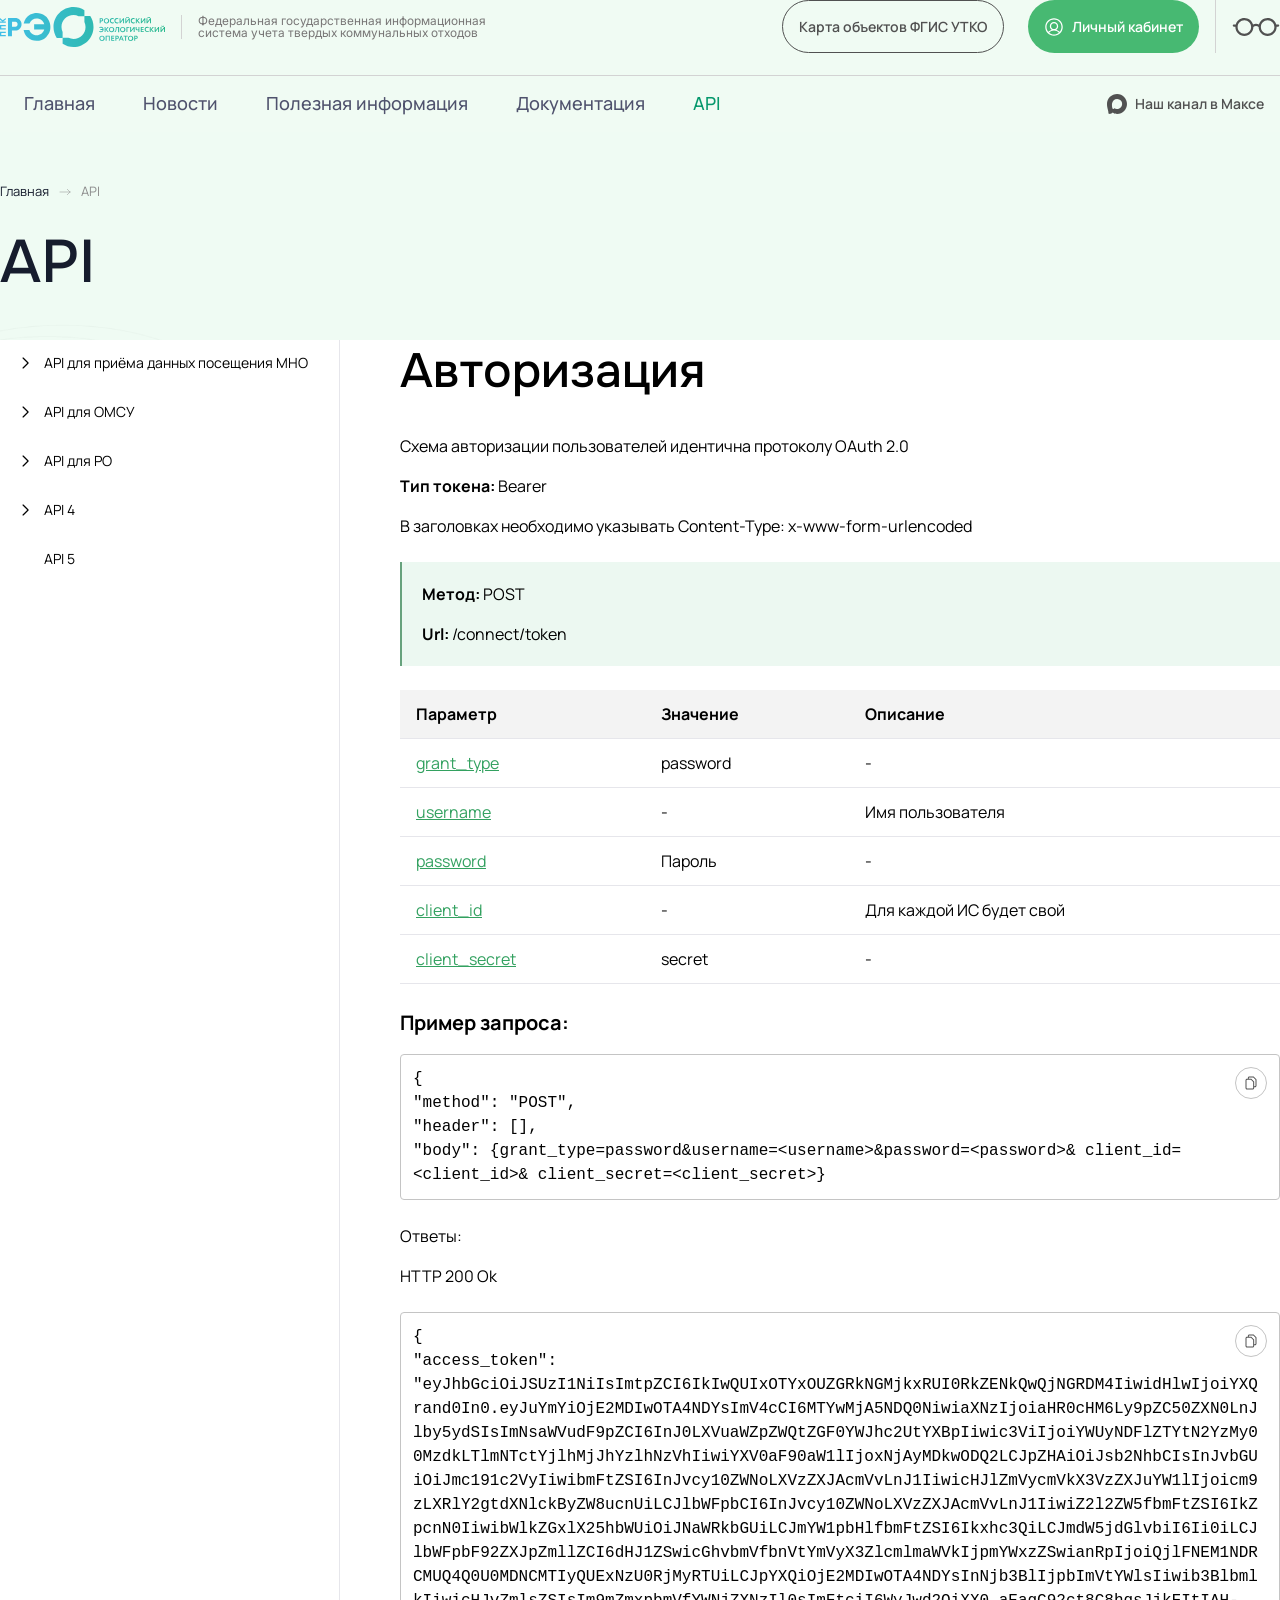
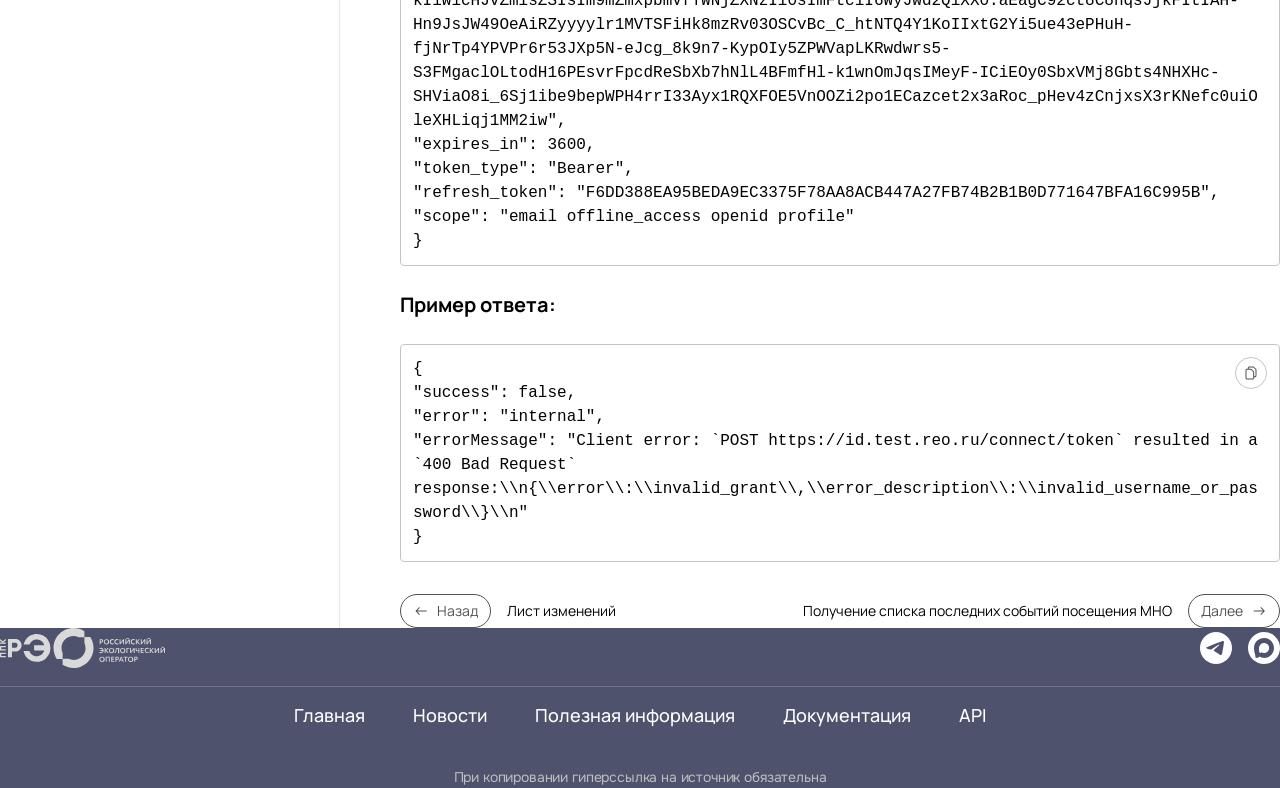
<file: api.html>
<!DOCTYPE html>
<html lang="ru">
<head>
  <meta charset="UTF-8">
  <meta name="viewport" content="width=device-width, initial-scale=1.0">
  <link rel="stylesheet" href="reset.css">
  <link rel="stylesheet" href="styles.css">
  <title>UTKO</title>
</head>
<body>
  <section class="header_hero next_page">

    <header>

      <div class="top_bar">

        <div class="left_block">
          <img src="icons/logo.svg" alt="Логотип">
          <span class="system_name">Федеральная государственная информационная <br> система учета твердых коммунальных отходов</span>
        </div>

        <div class="right_block">
          <a href="" class="map_button">Карта объектов ФГИС УТКО</a>
          <a href="" class="map_button mobile_map"><img src="icons/marker.svg" alt=""></a>
          <a href="" class="user_button">
            <img src="icons/user.svg" alt="">
            <span class="user_button-text">
              Личный кабинет
            </span>
          </a>
          <button class="visibility_button"><img src="icons/glasses.svg" alt=""></button>
          <button class="visibility_button small_button"><img src="icons/glassesTwo.svg" alt=""></button>
        </div>
      </div>

      <div class="nav_bar">

        <div class="menu_list">
          <a href="index.html" class="menu_item">Главная</a>
          <a href="news.html" class="menu_item">Новости</a>
          <a href="" class="menu_item">Полезная информация</a>
          <a href="docs.html" class="menu_item">Документация</a>
          <a href="api.html" class="menu_item">API</a>
        </div>

        <div class="nav_bar-compact">
          <button class="nav_bar-compact-btn">
            <img src="icons/menu.svg" alt="Иконка меню" class="nav_bar-compact-img">
            Меню
          </button>
        </div>

        <a href="" class="follow_button">
          <img src="icons/maxBlackIcon.svg" alt="Макс">
          <span class="follow_button-text">Наш канал в Максе</span>
        </a>

      </div>

    </header>

    <div class="mobile_menu">

      <div class="mobile_menu_list">
        <a href="index.html" class="mobile_menu_item">Главная</a>
        <a href="news.html" class="mobile_menu_item">Новости</a>
        <a href="" class="mobile_menu_item">Полезная информация</a>
        <a href="docs.html" class="mobile_menu_item">Документация</a>
        <a href="api.html" class="mobile_menu_item">API</a>
      </div>

    </div>

    <div class="header_head">
      <div class="breadcrumbs">
        <a href="index.html">Главная</a>
        <img src="icons/breadcrumbsArrow.svg" alt="">
        API
      </div>
      <h1>API</h1>
    </div>

  </section>

  <main>

    <section class="api-page_section">

      <ul class="aside_nav">
        <li class="aside_nav-bar"><a href="#" class="aside_nav-button"><img src="icons/asideOpened.svg" alt="" class="aside_opened"><img src="icons/asideClosed.svg" alt="" class="aside_closed">API для приёма данных посещения МНО</a>
          <ul class="api_list">
            <li><a href="#" class="aside_nav-option">Лист изменений</a></li>
            <li><a href="#" class="aside_nav-option">Авторизация</a></li>
            <li><a href="#" class="aside_nav-option">Получение списка МНО</a></li>
            <li><a href="#" class="aside_nav-option">Получение конкретного МНО по идентификатору</a></li>
            <li><a href="#" class="aside_nav-option">Представление сведений о посещении МНО</a></li>
            <li><a href="#" class="aside_nav-option">Получение списка последних событий посещения МНО</a></li>
            <li><a href="#" class="aside_nav-option">Загрузка фото в файловое хранилище ФГИС УТКО</a></li>
            <li><a href="#" class="aside_nav-option">Получение графика вывоза ТКО по фильтру</a></li>
            <li><a href="#" class="aside_nav-option">Справочники</a></li>
            <li><a href="#" class="aside_nav-option">Коды ошибок</a></li>
          </ul>
        </li>
        <li class="aside_nav-bar"><a href="#" class="aside_nav-button"><img src="icons/asideOpened.svg" alt="" class="aside_opened"><img src="icons/asideClosed.svg" alt="" class="aside_closed">API для ОМСУ</a>
          <ul class="api_list">
            <li><a href="#" class="aside_nav-option">Ещё больше информации по API</a></li>
            <li><a href="#" class="aside_nav-option">Ещё больше информации по API</a></li>
            <li><a href="#" class="aside_nav-option">Ещё больше информации по API</a></li>
          </ul>
        </li>
        <li class="aside_nav-bar"><a href="#" class="aside_nav-button"><img src="icons/asideOpened.svg" alt="" class="aside_opened"><img src="icons/asideClosed.svg" alt="" class="aside_closed">API для РО</a>
          <ul class="api_list">
            <li><a href="#" class="aside_nav-option">Ещё больше инфомации по API</a></li>
            <li><a href="#" class="aside_nav-option">Ещё больше инфомации по API</a></li>
            <li><a href="#" class="aside_nav-option">Ещё больше инфомации по API</a></li>
          </ul>
        </li>
        <li class="aside_nav-bar"><a href="#" class="aside_nav-button"><img src="icons/asideOpened.svg" alt="" class="aside_opened"><img src="icons/asideClosed.svg" alt="" class="aside_closed">API 4</a>
          <ul class="api_list">
            <li><a href="#" class="aside_nav-option">Ещё больше информации по API</a></li>
            <li><a href="#" class="aside_nav-option">Ещё больше информации по API</a></li>
            <li><a href="#" class="aside_nav-option">Ещё больше информации по API</a></li>
          </ul>
        </li>
        <li><a href="#" class="aside_nav-button no_content">API 5</a></li>
      </ul>

      <div class="api_main-block">
        <h2>Авторизация</h2>
        <div class="api_content_block">

          <div class="api_inner_content">
            <p>Схема авторизации пользователей идентична протоколу OAuth 2.0</p>
            <p><span class="bold_text">Тип токена:</span> Bearer</p>
            <p>В заголовках необходимо указывать Content-Type: x-www-form-urlencoded</p>
          </div>

          <div class="api_inner_content green_background">
            <p><span class="bold_text">Метод:</span> POST</p>
            <p><span class="bold_text">Url:</span> /connect/token</p>
          </div>

          <div class="api_inner_content">
            <table>
              <thead>
                <tr>
                  <th scope="col">Параметр</th>
                  <th scope="col">Значение</th>
                  <th scope="col">Описание</th>
                </tr>
              </thead>
              <tbody>
                <tr>
                  <td data-label="Параметр" class="table_element">grant_type</td>
                  <td data-label="Значение">password</td>
                  <td data-label="Описание">-</td>
                </tr>
                <tr>
                  <td data-label="Параметр" class="table_element">username</td>
                  <td data-label="Значение">-</td>
                  <td data-label="Описание">Имя пользователя</td>
                </tr>
                <tr>
                  <td data-label="Параметр" class="table_element">password</td>
                  <td data-label="Значение">Пароль</td>
                  <td data-label="Описание">-</td>
                </tr>
                <tr>
                  <td data-label="Параметр" class="table_element">client_id</td>
                  <td data-label="Значение">-</td>
                  <td data-label="Описание">Для каждой ИС будет свой</td>
                </tr>
                <tr>
                  <td data-label="Параметр" class="table_element">client_secret</td>
                  <td data-label="Значение">secret</td>
                  <td data-label="Описание">-</td>
                </tr>
              </tbody>
            </table>
          </div>

          <div class="api_inner_content">
            <h3>Пример запроса:</h3>
            <div class="code_area">
              <button class="code-copy-btn" type="button" aria-label="Копировать код"><img src="icons/copy.svg" alt=""></button>
              <pre class="code-content">
{
"method": "POST",
"header": [],
"body": {grant_type=password&username=&lt;username&gt;&password=&lt;password&gt;& client_id=&lt;client_id&gt;& client_secret=&lt;client_secret&gt;}</pre>
            </div>
          </div>

          <div class="api_inner_content">
            <p>Ответы:</p>
            <p>HTTP 200 Ok</p>
          </div>

          <div class="api_inner_content">
            <div class="code_area">
              <button class="code-copy-btn" type="button" aria-label="Копировать код"><img src="icons/copy.svg" alt=""></button>
              <pre class="code-content">
{
"access_token":
"eyJhbGciOiJSUzI1NiIsImtpZCI6IkIwQUIxOTYxOUZGRkNGMjkxRUI0RkZENkQwQjNGRDM4IiwidHlwIjoiYXQrand0In0.[base64].[base64]",
"expires_in": 3600,
"token_type": "Bearer",
"refresh_token": "F6DD388EA95BEDA9EC3375F78AA8ACB447A27FB74B2B1B0D771647BFA16C995B",
"scope": "email offline_access openid profile"
}</pre>
            </div>
          </div>

          <h3>Пример ответа:</h3>

          <div class="api_inner_content">
            <div class="code_area">
              <button class="code-copy-btn" type="button" aria-label="Копировать код"><img src="icons/copy.svg" alt=""></button>
              <pre class="code-content">
{
"success": false,
"error": "internal",
"errorMessage": "Client error: `POST https://id.test.reo.ru/connect/token` resulted in a `400 Bad Request` response:\\n{\\error\\:\\invalid_grant\\,\\error_description\\:\\invalid_username_or_password\\}\\n"
}</pre>
            </div>
          </div>
        </div>

        <div class="api_bottom-nav">
          <div class="api_left_nav">
            <a href="#" class="left_nav_button">
              <img src="icons/backArrow.svg" alt="Назад" class="api_back-arrow">
              Назад
            </a>
            <span>Лист изменений</span>
          </div>
          <div class="api_right_nav">
            <span>Получение списка последних событий посещения МНО</span>
            <a href="#" class="right_nav_button">
              Далее
              <img src="icons/forwardArrow.svg" alt="Далее" class="api_forward-arrow">
            </a>
          </div>
        </div>

      </div>
    </section>

  </main>

  <footer>
    <div class="footer_container">
      <div class="footer_head">
        <a href=""><img src="icons/secondLogo.svg" alt=""></a>
        <div class="footer_head_right">
          <a href=""><img src="icons/telegram.svg" alt=""></a>
          <a href=""><img src="icons/max.svg" alt=""></a>
        </div>
      </div>
      <div class="footer_nav">
        <div class="nav_list">
          <a href="index.html" class="footer_nav_button">Главная</a>
          <a href="news.html" class="footer_nav_button">Новости</a>
          <a href="" class="footer_nav_button">Полезная информация</a>
          <a href="docs.html" class="footer_nav_button">Документация</a>
          <a href="api.html" class="footer_nav_button">API</a>
        </div>
        <span class="warning_text">При копировании гиперссылка на источник обязательна</span>
      </div>
    </div>
  </footer>

  <script src="script.js"></script>

</body>
</html>
</file>
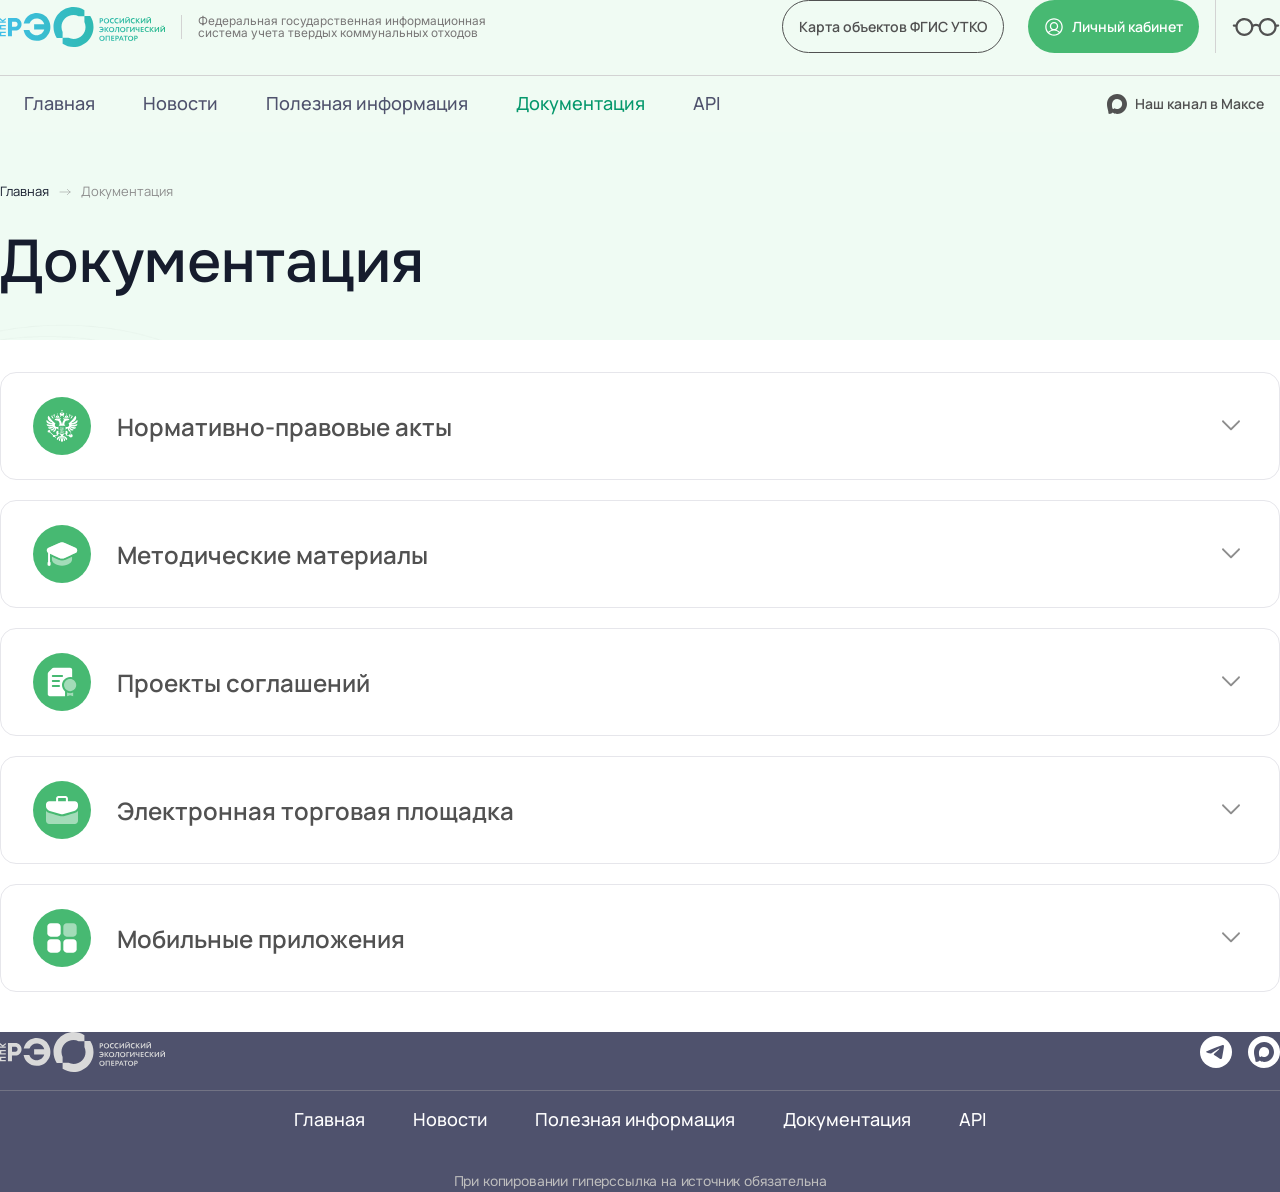
<file: docs.html>
<!DOCTYPE html>
<html lang="ru">
<head>
  <meta charset="UTF-8">
  <meta name="viewport" content="width=device-width, initial-scale=1.0">
  <link rel="stylesheet" href="reset.css">
  <link rel="stylesheet" href="styles.css">
  <title>UTKO</title>
</head>
<body>

  <!--HeaderHero-->

  <section class="header_hero next_page">

    <header>

      <div class="top_bar">

        <div class="left_block">
          <img src="icons/logo.svg" alt="Логотип">
          <span class="system_name">Федеральная государственная информационная <br> система учета твердых коммунальных отходов</span>
        </div>

        <div class="right_block">
          <a href="" class="map_button">Карта объектов ФГИС УТКО</a>
          <a href="" class="map_button mobile_map"><img src="icons/marker.svg" alt=""></a>
          <a href="" class="user_button">
            <img src="icons/user.svg" alt="">
            <span class="user_button-text">
              Личный кабинет
            </span>
          </a>
          <button class="visibility_button"><img src="icons/glasses.svg" alt=""></button>
          <button class="visibility_button small_button"><img src="icons/glassesTwo.svg" alt=""></button>
        </div>
      </div>

      <div class="nav_bar">

        <div class="menu_list">
          <a href="index.html" class="menu_item">Главная</a>
          <a href="news.html" class="menu_item">Новости</a>
          <a href="" class="menu_item">Полезная информация</a>
          <a href="docs.html" class="menu_item">Документация</a>
          <a href="api.html" class="menu_item">API</a>
        </div>

        <div class="nav_bar-compact">
          <button class="nav_bar-compact-btn">
            <img src="icons/menu.svg" alt="Иконка меню" class="nav_bar-compact-img">
            Меню
          </button>
        </div>

        <a href="" class="follow_button">
          <img src="icons/maxBlackIcon.svg" alt="Макс">
          <span class="follow_button-text">Наш канал в Максе</span>
        </a>

      </div>

    </header>

    <div class="mobile_menu">

      <div class="mobile_menu_list">
        <a href="index.html" class="mobile_menu_item">Главная</a>
        <a href="news.html" class="mobile_menu_item">Новости</a>
        <a href="" class="mobile_menu_item">Полезная информация</a>
        <a href="docs.html" class="mobile_menu_item">Документация</a>
        <a href="api.html" class="mobile_menu_item">API</a>
      </div>

    </div>

    <div class="header_head">
      <div class="breadcrumbs">
        <a href="index.html">Главная</a>
        <img src="icons/breadcrumbsArrow.svg" alt="">
        Документация
      </div>
      <h1>Документация</h1>
    </div>

  </section>

  <main>

    <section class="documentation_section documentation_section--light">

      <div class="documentation_list">

        <div class="documentation_item">
          <button class="documentation_button">
            <div class="documentation_button-left_side">
              <img src="icons/docOne.svg" alt="">
              Нормативно-правовые акты
            </div>
            <img src="icons/arrowGrayDown.svg" alt="" class="doc_close-arrow">
            <img src="icons/arrowGrayUp.svg" alt="" class="doc_open-arrow">
          </button>

          <div class="documentation_container">
            <p class="documentation_text">Здесь написано что-то невероятно умное!</p>
            <div class="documentation_documents-container">
              <div class="documentation_main-docs">
                <div class="main_doc-container"><img src="icons/fileIcon.svg" alt="Файл"><a href="">Какой-то файл</a></div>
                <div class="main_doc-container"><img src="icons/fileIcon.svg" alt="Файл"><a href="">Руководство пользователя для роли Владелец объекта</a></div>
                <div class="main_doc-container"><img src="icons/fileIcon.svg" alt="Файл"><a href="">Руководство пользователя для роли Владелец объекта</a></div>
                <div class="main_doc-container"><img src="icons/fileIcon.svg" alt="Файл"><a href="">Руководство пользователя для роли Владелец объекта</a></div>
                <div class="main_doc-container"><img src="icons/fileIcon.svg" alt="Файл"><a href="">Руководство пользователя для роли Владелец объекта</a></div>
                <div class="main_doc-container"><img src="icons/fileIcon.svg" alt="Файл"><a href="">Руководство пользователя для роли Владелец объекта</a></div>
                <div class="main_doc-container"><img src="icons/fileIcon.svg" alt="Файл"><a href="">Руководство пользователя для роли Владелец объекта</a></div>
                <div class="main_doc-container"><img src="icons/fileIcon.svg" alt="Файл"><a href="">Какой-то файл</a></div>
                <div class="main_doc-container"><img src="icons/fileIcon.svg" alt="Файл"><a href="">Руководство пользователя для роли Владелец объекта</a></div>
                <div class="main_doc-container"><img src="icons/fileIcon.svg" alt="Файл"><a href="">Руководство пользователя для роли Владелец объекта</a></div>
                <div class="main_doc-container"><img src="icons/fileIcon.svg" alt="Файл"><a href="">Руководство пользователя для роли Владелец объекта</a></div>
                <div class="main_doc-container"><img src="icons/fileIcon.svg" alt="Файл"><a href="">Руководство пользователя для роли Владелец объекта</a></div>
                <div class="main_doc-container"><img src="icons/fileIcon.svg" alt="Файл"><a href="">Руководство пользователя для роли Владелец объекта</a></div>
                <div class="main_doc-container"><img src="icons/fileIcon.svg" alt="Файл"><a href="">Руководство пользователя для роли Владелец объекта</a></div>
              </div>
            </div>
          </div>
        </div>

        <div class="documentation_item">
          <button class="documentation_button">
            <div class="documentation_button-left_side">
              <img src="icons/docThree.svg" alt="">
              Методические материалы
            </div>
            <img src="icons/arrowGrayDown.svg" alt="" class="doc_close-arrow">
            <img src="icons/arrowGrayUp.svg" alt="" class="doc_open-arrow">
          </button>

          <div class="documentation_container">
            <p class="documentation_text">Здесь написано что-то невероятно умное!</p>
            <div class="documentation_documents-container">
              <div class="documentation_main-docs">
                <div class="main_doc-container"><img src="icons/fileIcon.svg" alt="Файл"><a href="">Какой-то файл</a></div>
                <div class="main_doc-container"><img src="icons/fileIcon.svg" alt="Файл"><a href="">Руководство пользователя для роли Владелец объекта</a></div>
                <div class="main_doc-container"><img src="icons/fileIcon.svg" alt="Файл"><a href="">Руководство пользователя для роли Владелец объекта</a></div>
                <div class="main_doc-container"><img src="icons/fileIcon.svg" alt="Файл"><a href="">Руководство пользователя для роли Владелец объекта</a></div>
                <div class="main_doc-container"><img src="icons/fileIcon.svg" alt="Файл"><a href="">Руководство пользователя для роли Владелец объекта</a></div>
                <div class="main_doc-container"><img src="icons/fileIcon.svg" alt="Файл"><a href="">Руководство пользователя для роли Владелец объекта</a></div>
                <div class="main_doc-container"><img src="icons/fileIcon.svg" alt="Файл"><a href="">Руководство пользователя для роли Владелец объекта</a></div>
                <div class="main_doc-container"><img src="icons/fileIcon.svg" alt="Файл"><a href="">Какой-то файл</a></div>
                <div class="main_doc-container"><img src="icons/fileIcon.svg" alt="Файл"><a href="">Руководство пользователя для роли Владелец объекта</a></div>
                <div class="main_doc-container"><img src="icons/fileIcon.svg" alt="Файл"><a href="">Руководство пользователя для роли Владелец объекта</a></div>
                <div class="main_doc-container"><img src="icons/fileIcon.svg" alt="Файл"><a href="">Руководство пользователя для роли Владелец объекта</a></div>
                <div class="main_doc-container"><img src="icons/fileIcon.svg" alt="Файл"><a href="">Руководство пользователя для роли Владелец объекта</a></div>
                <div class="main_doc-container"><img src="icons/fileIcon.svg" alt="Файл"><a href="">Руководство пользователя для роли Владелец объекта</a></div>
                <div class="main_doc-container"><img src="icons/fileIcon.svg" alt="Файл"><a href="">Руководство пользователя для роли Владелец объекта</a></div>
              </div>
            </div>
          </div>
        </div>

        <div class="documentation_item">
          <button class="documentation_button">
            <div class="documentation_button-left_side">
              <img src="icons/docFour.svg" alt="">
              Проекты соглашений
            </div>
            <img src="icons/arrowGrayDown.svg" alt="" class="doc_close-arrow">
            <img src="icons/arrowGrayUp.svg" alt="" class="doc_open-arrow">
          </button>
          
          <div class="documentation_container">
            <p class="documentation_text">Здесь написано что-то невероятно умное!</p>
            <div class="documentation_documents-container">
              <div class="documentation_main-docs">
                <div class="main_doc-container"><img src="icons/fileIcon.svg" alt="Файл"><a href="">Какой-то файл</a></div>
                <div class="main_doc-container"><img src="icons/fileIcon.svg" alt="Файл"><a href="">Руководство пользователя для роли Владелец объекта</a></div>
                <div class="main_doc-container"><img src="icons/fileIcon.svg" alt="Файл"><a href="">Руководство пользователя для роли Владелец объекта</a></div>
                <div class="main_doc-container"><img src="icons/fileIcon.svg" alt="Файл"><a href="">Руководство пользователя для роли Владелец объекта</a></div>
                <div class="main_doc-container"><img src="icons/fileIcon.svg" alt="Файл"><a href="">Руководство пользователя для роли Владелец объекта</a></div>
                <div class="main_doc-container"><img src="icons/fileIcon.svg" alt="Файл"><a href="">Руководство пользователя для роли Владелец объекта</a></div>
                <div class="main_doc-container"><img src="icons/fileIcon.svg" alt="Файл"><a href="">Руководство пользователя для роли Владелец объекта</a></div>
                <div class="main_doc-container"><img src="icons/fileIcon.svg" alt="Файл"><a href="">Какой-то файл</a></div>
                <div class="main_doc-container"><img src="icons/fileIcon.svg" alt="Файл"><a href="">Руководство пользователя для роли Владелец объекта</a></div>
                <div class="main_doc-container"><img src="icons/fileIcon.svg" alt="Файл"><a href="">Руководство пользователя для роли Владелец объекта</a></div>
                <div class="main_doc-container"><img src="icons/fileIcon.svg" alt="Файл"><a href="">Руководство пользователя для роли Владелец объекта</a></div>
                <div class="main_doc-container"><img src="icons/fileIcon.svg" alt="Файл"><a href="">Руководство пользователя для роли Владелец объекта</a></div>
                <div class="main_doc-container"><img src="icons/fileIcon.svg" alt="Файл"><a href="">Руководство пользователя для роли Владелец объекта</a></div>
                <div class="main_doc-container"><img src="icons/fileIcon.svg" alt="Файл"><a href="">Руководство пользователя для роли Владелец объекта</a></div>
              </div>
            </div>
          </div>
        </div>

        <div class="documentation_item">
          <button class="documentation_button">
            <div class="documentation_button-left_side">
              <img src="icons/docFive.svg" alt="">
              Электронная торговая площадка
            </div>
            <img src="icons/arrowGrayDown.svg" alt="" class="doc_close-arrow">
            <img src="icons/arrowGrayUp.svg" alt="" class="doc_open-arrow">
          </button>
      
          <div class="documentation_container">
            <p class="documentation_text">Здесь написано что-то невероятно умное!</p>
            <div class="documentation_documents-container">
              <div class="documentation_main-docs">
                <div class="main_doc-container"><img src="icons/fileIcon.svg" alt="Файл"><a href="">Какой-то файл</a></div>
                <div class="main_doc-container"><img src="icons/fileIcon.svg" alt="Файл"><a href="">Руководство пользователя для роли Владелец объекта</a></div>
                <div class="main_doc-container"><img src="icons/fileIcon.svg" alt="Файл"><a href="">Руководство пользователя для роли Владелец объекта</a></div>
                <div class="main_doc-container"><img src="icons/fileIcon.svg" alt="Файл"><a href="">Руководство пользователя для роли Владелец объекта</a></div>
                <div class="main_doc-container"><img src="icons/fileIcon.svg" alt="Файл"><a href="">Руководство пользователя для роли Владелец объекта</a></div>
                <div class="main_doc-container"><img src="icons/fileIcon.svg" alt="Файл"><a href="">Руководство пользователя для роли Владелец объекта</a></div>
                <div class="main_doc-container"><img src="icons/fileIcon.svg" alt="Файл"><a href="">Руководство пользователя для роли Владелец объекта</a></div>
                <div class="main_doc-container"><img src="icons/fileIcon.svg" alt="Файл"><a href="">Какой-то файл</a></div>
                <div class="main_doc-container"><img src="icons/fileIcon.svg" alt="Файл"><a href="">Руководство пользователя для роли Владелец объекта</a></div>
                <div class="main_doc-container"><img src="icons/fileIcon.svg" alt="Файл"><a href="">Руководство пользователя для роли Владелец объекта</a></div>
                <div class="main_doc-container"><img src="icons/fileIcon.svg" alt="Файл"><a href="">Руководство пользователя для роли Владелец объекта</a></div>
                <div class="main_doc-container"><img src="icons/fileIcon.svg" alt="Файл"><a href="">Руководство пользователя для роли Владелец объекта</a></div>
                <div class="main_doc-container"><img src="icons/fileIcon.svg" alt="Файл"><a href="">Руководство пользователя для роли Владелец объекта</a></div>
                <div class="main_doc-container"><img src="icons/fileIcon.svg" alt="Файл"><a href="">Руководство пользователя для роли Владелец объекта</a></div>
              </div>
            </div>
          </div>
        </div>

        <div class="documentation_item">
          <button class="documentation_button">
            <div class="documentation_button-left_side">
              <img src="icons/docSix.svg" alt="">
              Мобильные приложения
            </div>
            <img src="icons/arrowGrayDown.svg" alt="" class="doc_close-arrow">
            <img src="icons/arrowGrayUp.svg" alt="" class="doc_open-arrow">
          </button>
      
          <div class="documentation_container">
            <p class="documentation_text">Здесь написано что-то невероятно умное!</p>
            <div class="documentation_documents-container">
              <div class="documentation_main-docs">
                <div class="main_doc-container"><img src="icons/fileIcon.svg" alt="Файл"><a href="">Какой-то файл</a></div>
                <div class="main_doc-container"><img src="icons/fileIcon.svg" alt="Файл"><a href="">Руководство пользователя для роли Владелец объекта</a></div>
                <div class="main_doc-container"><img src="icons/fileIcon.svg" alt="Файл"><a href="">Руководство пользователя для роли Владелец объекта</a></div>
                <div class="main_doc-container"><img src="icons/fileIcon.svg" alt="Файл"><a href="">Руководство пользователя для роли Владелец объекта</a></div>
                <div class="main_doc-container"><img src="icons/fileIcon.svg" alt="Файл"><a href="">Руководство пользователя для роли Владелец объекта</a></div>
                <div class="main_doc-container"><img src="icons/fileIcon.svg" alt="Файл"><a href="">Руководство пользователя для роли Владелец объекта</a></div>
                <div class="main_doc-container"><img src="icons/fileIcon.svg" alt="Файл"><a href="">Руководство пользователя для роли Владелец объекта</a></div>
                <div class="main_doc-container"><img src="icons/fileIcon.svg" alt="Файл"><a href="">Какой-то файл</a></div>
                <div class="main_doc-container"><img src="icons/fileIcon.svg" alt="Файл"><a href="">Руководство пользователя для роли Владелец объекта</a></div>
                <div class="main_doc-container"><img src="icons/fileIcon.svg" alt="Файл"><a href="">Руководство пользователя для роли Владелец объекта</a></div>
                <div class="main_doc-container"><img src="icons/fileIcon.svg" alt="Файл"><a href="">Руководство пользователя для роли Владелец объекта</a></div>
                <div class="main_doc-container"><img src="icons/fileIcon.svg" alt="Файл"><a href="">Руководство пользователя для роли Владелец объекта</a></div>
                <div class="main_doc-container"><img src="icons/fileIcon.svg" alt="Файл"><a href="">Руководство пользователя для роли Владелец объекта</a></div>
                <div class="main_doc-container"><img src="icons/fileIcon.svg" alt="Файл"><a href="">Руководство пользователя для роли Владелец объекта</a></div>
              </div>
            </div>
          </div>
        </div>

      </div>

    </section>

  </main>

  <!--Footer-->
  
  <footer>
    <div class="footer_container">
      <div class="footer_head">
        <a href=""><img src="icons/secondLogo.svg" alt=""></a>
        <div class="footer_head_right">
          <a href=""><img src="icons/telegram.svg" alt=""></a>
          <a href=""><img src="icons/max.svg" alt=""></a>
        </div>
      </div>
      <div class="footer_nav">
        <div class="nav_list">
          <a href="index.html" class="footer_nav_button">Главная</a>
          <a href="news.html" class="footer_nav_button">Новости</a>
          <a href="" class="footer_nav_button">Полезная информация</a>
          <a href="docs.html" class="footer_nav_button">Документация</a>
          <a href="" class="footer_nav_button">API</a>
        </div>
        <span class="warning_text">При копировании гиперссылка на источник обязательна</span>
      </div>
    </div>
  </footer>

  <script src="script.js"></script>

</body>
</html>
</file>
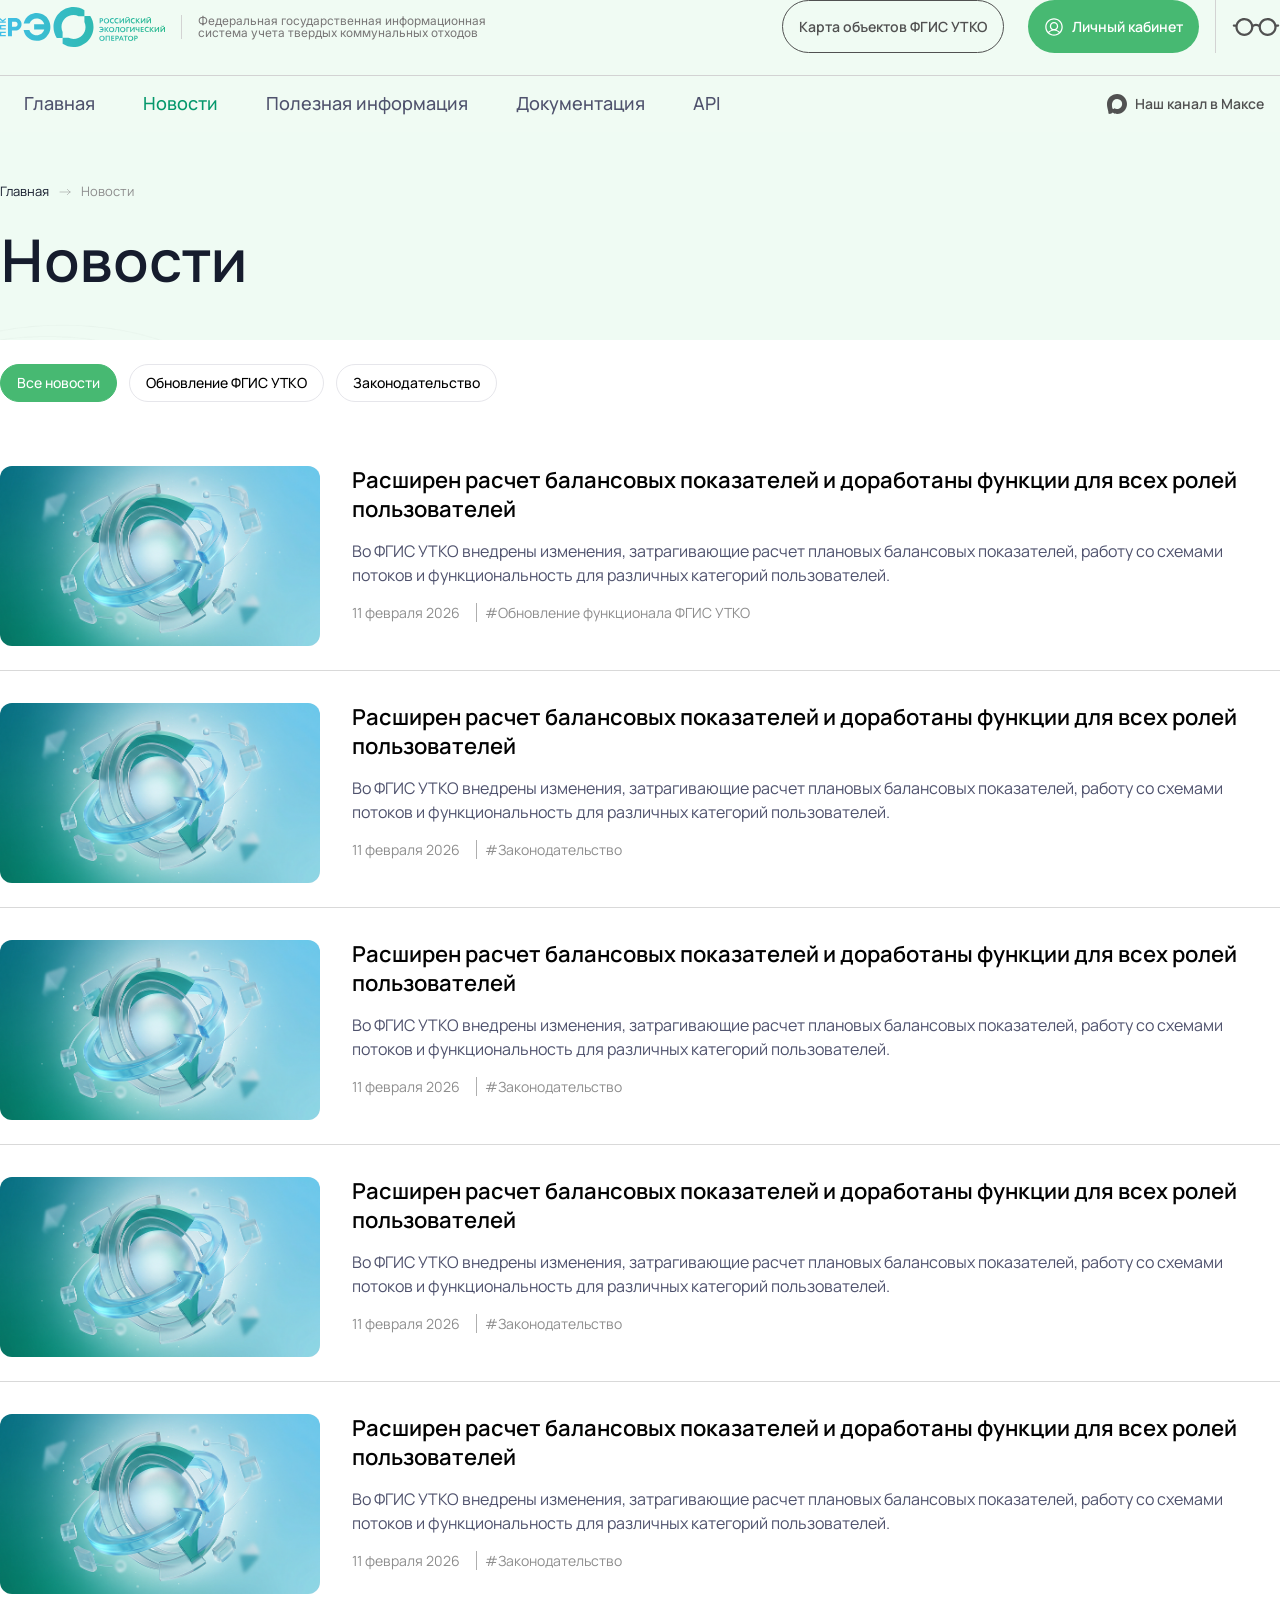
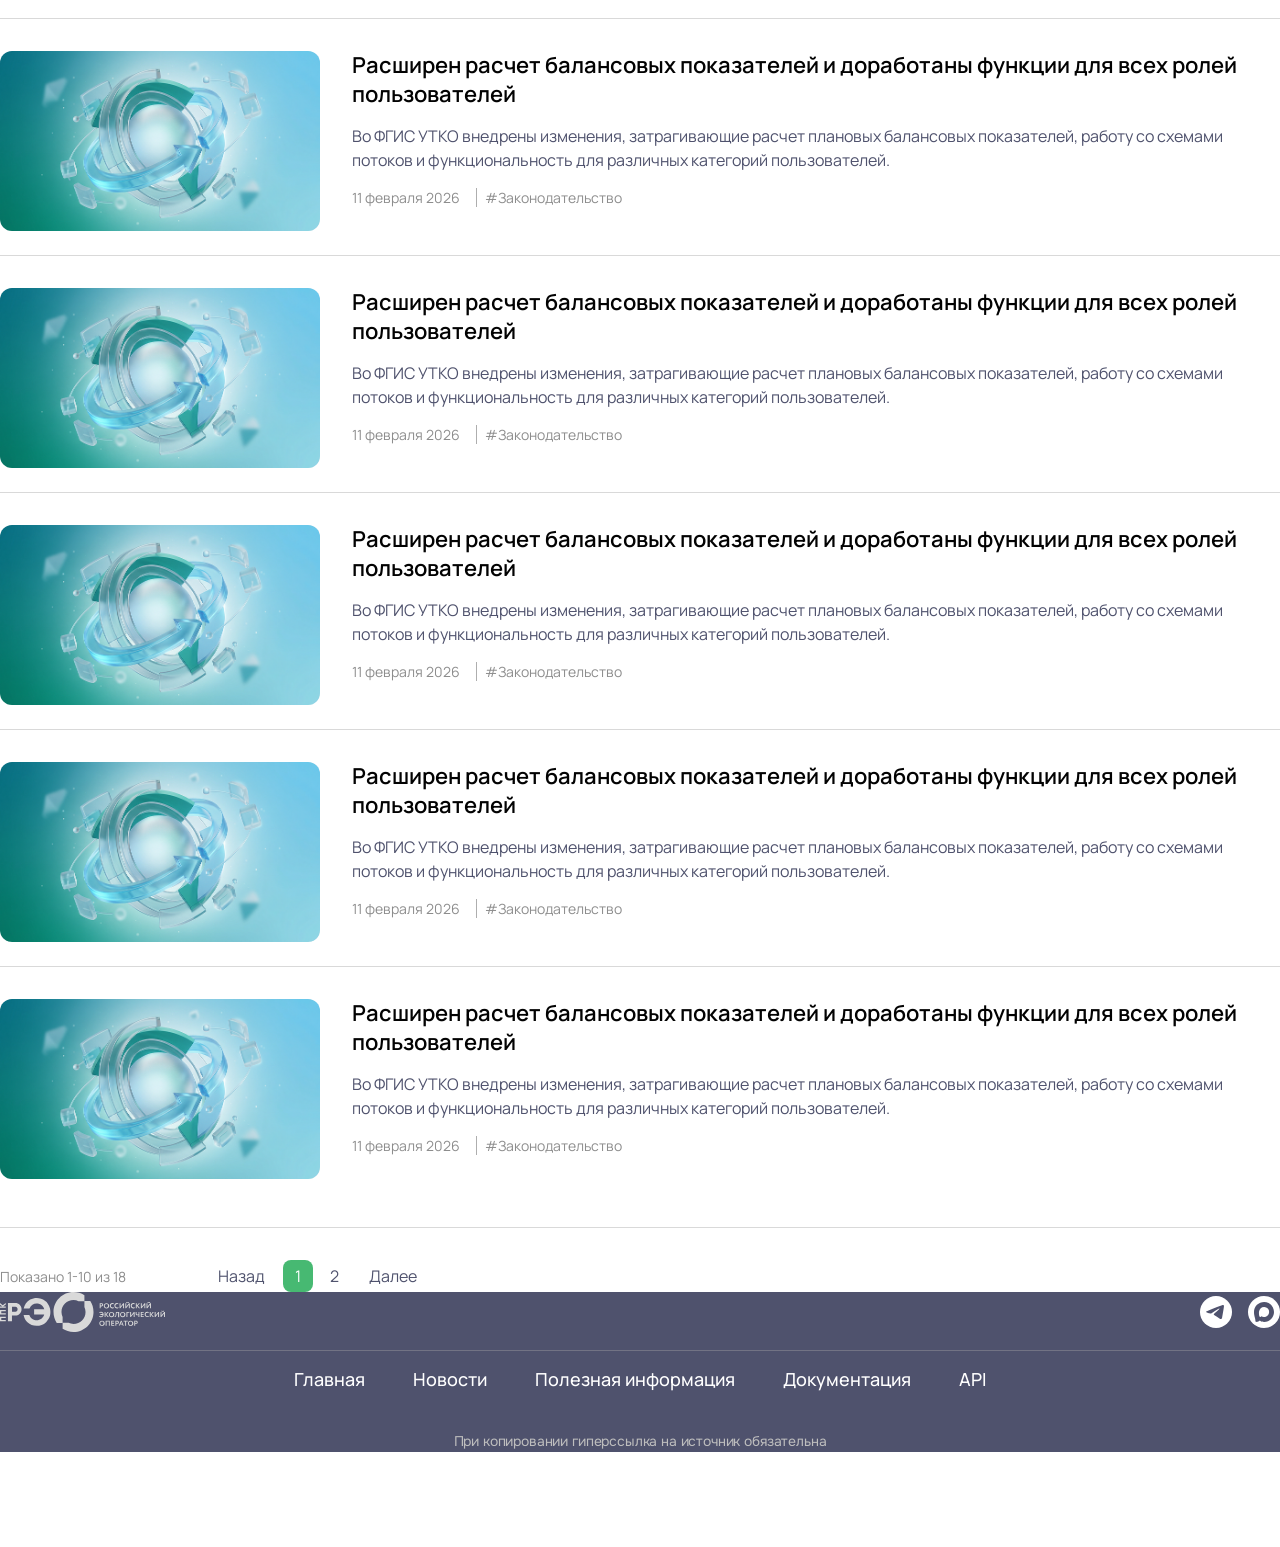
<file: news.html>
<!DOCTYPE html>
<html lang="ru">
<head>
  <meta charset="UTF-8">
  <meta name="viewport" content="width=device-width, initial-scale=1.0">
  <link rel="stylesheet" href="reset.css">
  <link rel="stylesheet" href="styles.css">
  <title>UTKO</title>
</head>
<body>

  <!--HeaderHero-->

  <section class="header_hero next_page">

    <header>

      <div class="top_bar">

        <div class="left_block">
          <img src="icons/logo.svg" alt="Логотип">
          <span class="system_name">Федеральная государственная информационная <br> система учета твердых коммунальных отходов</span>
        </div>

        <div class="right_block">
          <a href="" class="map_button">Карта объектов ФГИС УТКО</a>
          <a href="" class="map_button mobile_map"><img src="icons/marker.svg" alt=""></a>
          <a href="" class="user_button">
            <img src="icons/user.svg" alt="">
            <span class="user_button-text">
              Личный кабинет
            </span>
          </a>
          <button class="visibility_button"><img src="icons/glasses.svg" alt=""></button>
          <button class="visibility_button small_button"><img src="icons/glassesTwo.svg" alt=""></button>
        </div>
      </div>

      <div class="nav_bar">

        <div class="menu_list">
          <a href="index.html" class="menu_item">Главная</a>
          <a href="news.html" class="menu_item">Новости</a>
          <a href="" class="menu_item">Полезная информация</a>
          <a href="docs.html" class="menu_item">Документация</a>
          <a href="api.html" class="menu_item">API</a>
        </div>

        <div class="nav_bar-compact">
          <button class="nav_bar-compact-btn">
            <img src="icons/menu.svg" alt="Иконка меню" class="nav_bar-compact-img">
            Меню
          </button>
        </div>

        <a href="" class="follow_button">
          <img src="icons/maxBlackIcon.svg" alt="Макс">
          <span class="follow_button-text">Наш канал в Максе</span>
        </a>

      </div>

    </header>

    <div class="mobile_menu">

      <div class="mobile_menu_list">
        <a href="index.html" class="mobile_menu_item">Главная</a>
        <a href="news.html" class="mobile_menu_item">Новости</a>
        <a href="" class="mobile_menu_item">Полезная информация</a>
        <a href="docs.html" class="mobile_menu_item">Документация</a>
        <a href="api.html" class="mobile_menu_item">API</a>
      </div>

    </div>

    <div class="header_head">
      <div class="breadcrumbs">
        <a href="index.html">Главная</a>
        <img src="icons/breadcrumbsArrow.svg" alt="">
        Новости
      </div>
      <h1>Новости</h1>
    </div>

  </section>

  <main>

    <section class="news-page_section">

      <div class="news_block">
        
        <div class="news_nav">
          <button class="news_button" id="all_news">
            Все новости
          </button>
          <button class="news_button" id="updates">
            Обновление ФГИС УТКО
          </button>
          <button class="news_button" id="laws">
            Законодательство
          </button>
        </div>

        <div class="news-page_list">

          <article class="news-page_item">
            <a href="news-detail.html" class="news-page_image-link">
              <img src="images/newsImg.png" alt="Изображение новости">
            </a>
            <div class="news-page_info">
              <a href="news-detail.html" class="news-page_title">
                Расширен расчет балансовых показателей и доработаны функции для всех ролей пользователей
              </a>
              <p class="news-page_text">
                Во ФГИС УТКО внедрены изменения, затрагивающие расчет плановых балансовых показателей, работу со схемами потоков и функциональность для различных категорий пользователей.
              </p>
              <div class="news-page_meta">
                <span class="news-page_date">11 февраля 2026</span>
                <span class="news-page_tags">#Обновление функционала ФГИС УТКО</span>
              </div>
            </div>
          </article>

          <article class="news-page_item">
            <a href="news-detail.html" class="news-page_image-link">
              <img src="images/newsImg.png" alt="Изображение новости">
            </a>
            <div class="news-page_info">
              <a href="news-detail.html" class="news-page_title">
                Расширен расчет балансовых показателей и доработаны функции для всех ролей пользователей
              </a>
              <p class="news-page_text">
                Во ФГИС УТКО внедрены изменения, затрагивающие расчет плановых балансовых показателей, работу со схемами потоков и функциональность для различных категорий пользователей.
              </p>
              <div class="news-page_meta">
                <span class="news-page_date">11 февраля 2026</span>
                <span class="news-page_tags">#Законодательство</span>
              </div>
            </div>
          </article>

          <article class="news-page_item">
            <a href="news-detail.html" class="news-page_image-link">
              <img src="images/newsImg.png" alt="Изображение новости">
            </a>
            <div class="news-page_info">
              <a href="news-detail.html" class="news-page_title">
                Расширен расчет балансовых показателей и доработаны функции для всех ролей пользователей
              </a>
              <p class="news-page_text">
                Во ФГИС УТКО внедрены изменения, затрагивающие расчет плановых балансовых показателей, работу со схемами потоков и функциональность для различных категорий пользователей.
              </p>
              <div class="news-page_meta">
                <span class="news-page_date">11 февраля 2026</span>
                <span class="news-page_tags">#Законодательство</span>
              </div>
            </div>
          </article>

          <article class="news-page_item">
            <a href="news-detail.html" class="news-page_image-link">
              <img src="images/newsImg.png" alt="Изображение новости">
            </a>
            <div class="news-page_info">
              <a href="news-detail.html" class="news-page_title">
                Расширен расчет балансовых показателей и доработаны функции для всех ролей пользователей
              </a>
              <p class="news-page_text">
                Во ФГИС УТКО внедрены изменения, затрагивающие расчет плановых балансовых показателей, работу со схемами потоков и функциональность для различных категорий пользователей.
              </p>
              <div class="news-page_meta">
                <span class="news-page_date">11 февраля 2026</span>
                <span class="news-page_tags">#Законодательство</span>
              </div>
            </div>
          </article>

          <article class="news-page_item">
            <a href="news-detail.html" class="news-page_image-link">
              <img src="images/newsImg.png" alt="Изображение новости">
            </a>
            <div class="news-page_info">
              <a href="news-detail.html" class="news-page_title">
                Расширен расчет балансовых показателей и доработаны функции для всех ролей пользователей
              </a>
              <p class="news-page_text">
                Во ФГИС УТКО внедрены изменения, затрагивающие расчет плановых балансовых показателей, работу со схемами потоков и функциональность для различных категорий пользователей.
              </p>
              <div class="news-page_meta">
                <span class="news-page_date">11 февраля 2026</span>
                <span class="news-page_tags">#Законодательство</span>
              </div>
            </div>
          </article>

          <article class="news-page_item">
            <a href="news-detail.html" class="news-page_image-link">
              <img src="images/newsImg.png" alt="Изображение новости">
            </a>
            <div class="news-page_info">
              <a href="news-detail.html" class="news-page_title">
                Расширен расчет балансовых показателей и доработаны функции для всех ролей пользователей
              </a>
              <p class="news-page_text">
                Во ФГИС УТКО внедрены изменения, затрагивающие расчет плановых балансовых показателей, работу со схемами потоков и функциональность для различных категорий пользователей.
              </p>
              <div class="news-page_meta">
                <span class="news-page_date">11 февраля 2026</span>
                <span class="news-page_tags">#Законодательство</span>
              </div>
            </div>
          </article>

          <article class="news-page_item">
            <a href="news-detail.html" class="news-page_image-link">
              <img src="images/newsImg.png" alt="Изображение новости">
            </a>
            <div class="news-page_info">
              <a href="news-detail.html" class="news-page_title">
                Расширен расчет балансовых показателей и доработаны функции для всех ролей пользователей
              </a>
              <p class="news-page_text">
                Во ФГИС УТКО внедрены изменения, затрагивающие расчет плановых балансовых показателей, работу со схемами потоков и функциональность для различных категорий пользователей.
              </p>
              <div class="news-page_meta">
                <span class="news-page_date">11 февраля 2026</span>
                <span class="news-page_tags">#Законодательство</span>
              </div>
            </div>
          </article>

          <article class="news-page_item">
            <a href="news-detail.html" class="news-page_image-link">
              <img src="images/newsImg.png" alt="Изображение новости">
            </a>
            <div class="news-page_info">
              <a href="news-detail.html" class="news-page_title">
                Расширен расчет балансовых показателей и доработаны функции для всех ролей пользователей
              </a>
              <p class="news-page_text">
                Во ФГИС УТКО внедрены изменения, затрагивающие расчет плановых балансовых показателей, работу со схемами потоков и функциональность для различных категорий пользователей.
              </p>
              <div class="news-page_meta">
                <span class="news-page_date">11 февраля 2026</span>
                <span class="news-page_tags">#Законодательство</span>
              </div>
            </div>
          </article>

          <article class="news-page_item">
            <a href="news-detail.html" class="news-page_image-link">
              <img src="images/newsImg.png" alt="Изображение новости">
            </a>
            <div class="news-page_info">
              <a href="news-detail.html" class="news-page_title">
                Расширен расчет балансовых показателей и доработаны функции для всех ролей пользователей
              </a>
              <p class="news-page_text">
                Во ФГИС УТКО внедрены изменения, затрагивающие расчет плановых балансовых показателей, работу со схемами потоков и функциональность для различных категорий пользователей.
              </p>
              <div class="news-page_meta">
                <span class="news-page_date">11 февраля 2026</span>
                <span class="news-page_tags">#Законодательство</span>
              </div>
            </div>
          </article>

          <article class="news-page_item">
            <a href="news-detail.html" class="news-page_image-link">
              <img src="images/newsImg.png" alt="Изображение новости">
            </a>
            <div class="news-page_info">
              <a href="news-detail.html" class="news-page_title">
                Расширен расчет балансовых показателей и доработаны функции для всех ролей пользователей
              </a>
              <p class="news-page_text">
                Во ФГИС УТКО внедрены изменения, затрагивающие расчет плановых балансовых показателей, работу со схемами потоков и функциональность для различных категорий пользователей.
              </p>
              <div class="news-page_meta">
                <span class="news-page_date">11 февраля 2026</span>
                <span class="news-page_tags">#Законодательство</span>
              </div>
            </div>
          </article>

          <article class="news-page_item">
            <a href="news-detail.html" class="news-page_image-link">
              <img src="images/newsImg.png" alt="Изображение новости">
            </a>
            <div class="news-page_info">
              <a href="news-detail.html" class="news-page_title">
                Расширен расчет балансовых показателей и доработаны функции для всех ролей пользователей
              </a>
              <p class="news-page_text">
                Во ФГИС УТКО внедрены изменения, затрагивающие расчет плановых балансовых показателей, работу со схемами потоков и функциональность для различных категорий пользователей.
              </p>
              <div class="news-page_meta">
                <span class="news-page_date">11 февраля 2026</span>
                <span class="news-page_tags">#Обновление функционала ФГИС УТКО</span>
              </div>
            </div>
          </article>

          <article class="news-page_item">
            <a href="news-detail.html" class="news-page_image-link">
              <img src="images/newsImg.png" alt="Изображение новости">
            </a>
            <div class="news-page_info">
              <a href="news-detail.html" class="news-page_title">
                Расширен расчет балансовых показателей и доработаны функции для всех ролей пользователей
              </a>
              <p class="news-page_text">
                Во ФГИС УТКО внедрены изменения, затрагивающие расчет плановых балансовых показателей, работу со схемами потоков и функциональность для различных категорий пользователей.
              </p>
              <div class="news-page_meta">
                <span class="news-page_date">11 февраля 2026</span>
                <span class="news-page_tags">#Законодательство</span>
              </div>
            </div>
          </article>

          <article class="news-page_item">
            <a href="news-detail.html" class="news-page_image-link">
              <img src="images/newsImg.png" alt="Изображение новости">
            </a>
            <div class="news-page_info">
              <a href="news-detail.html" class="news-page_title">
                Расширен расчет балансовых показателей и доработаны функции для всех ролей пользователей
              </a>
              <p class="news-page_text">
                Во ФГИС УТКО внедрены изменения, затрагивающие расчет плановых балансовых показателей, работу со схемами потоков и функциональность для различных категорий пользователей.
              </p>
              <div class="news-page_meta">
                <span class="news-page_date">11 февраля 2026</span>
                <span class="news-page_tags">#Обновление функционала ФГИС УТКО</span>
              </div>
            </div>
          </article>

          <article class="news-page_item">
            <a href="news-detail.html" class="news-page_image-link">
              <img src="images/newsImg.png" alt="Изображение новости">
            </a>
            <div class="news-page_info">
              <a href="news-detail.html" class="news-page_title">
                Расширен расчет балансовых показателей и доработаны функции для всех ролей пользователей
              </a>
              <p class="news-page_text">
                Во ФГИС УТКО внедрены изменения, затрагивающие расчет плановых балансовых показателей, работу со схемами потоков и функциональность для различных категорий пользователей.
              </p>
              <div class="news-page_meta">
                <span class="news-page_date">11 февраля 2026</span>
                <span class="news-page_tags">#Законодательство</span>
              </div>
            </div>
          </article>

          <article class="news-page_item">
            <a href="news-detail.html" class="news-page_image-link">
              <img src="images/newsImg.png" alt="Изображение новости">
            </a>
            <div class="news-page_info">
              <a href="news-detail.html" class="news-page_title">
                Расширен расчет балансовых показателей и доработаны функции для всех ролей пользователей
              </a>
              <p class="news-page_text">
                Во ФГИС УТКО внедрены изменения, затрагивающие расчет плановых балансовых показателей, работу со схемами потоков и функциональность для различных категорий пользователей.
              </p>
              <div class="news-page_meta">
                <span class="news-page_date">11 февраля 2026</span>
                <span class="news-page_tags">#Обновление функционала ФГИС УТКО</span>
              </div>
            </div>
          </article>

          <article class="news-page_item">
            <a href="news-detail.html" class="news-page_image-link">
              <img src="images/newsImg.png" alt="Изображение новости">
            </a>
            <div class="news-page_info">
              <a href="news-detail.html" class="news-page_title">
                Расширен расчет балансовых показателей и доработаны функции для всех ролей пользователей
              </a>
              <p class="news-page_text">
                Во ФГИС УТКО внедрены изменения, затрагивающие расчет плановых балансовых показателей, работу со схемами потоков и функциональность для различных категорий пользователей.
              </p>
              <div class="news-page_meta">
                <span class="news-page_date">11 февраля 2026</span>
                <span class="news-page_tags">#Обновление функционала ФГИС УТКО</span>
              </div>
            </div>
          </article>

          <article class="news-page_item">
            <a href="news-detail.html" class="news-page_image-link">
              <img src="images/newsImg.png" alt="Изображение новости">
            </a>
            <div class="news-page_info">
              <a href="news-detail.html" class="news-page_title">
                Расширен расчет балансовых показателей и доработаны функции для всех ролей пользователей
              </a>
              <p class="news-page_text">
                Во ФГИС УТКО внедрены изменения, затрагивающие расчет плановых балансовых показателей, работу со схемами потоков и функциональность для различных категорий пользователей.
              </p>
              <div class="news-page_meta">
                <span class="news-page_date">11 февраля 2026</span>
                <span class="news-page_tags">#Обновление функционала ФГИС УТКО</span>
              </div>
            </div>
          </article>

          <article class="news-page_item">
            <a href="news-detail.html" class="news-page_image-link">
              <img src="images/newsImg.png" alt="Изображение новости">
            </a>
            <div class="news-page_info">
              <a href="news-detail.html" class="news-page_title">
                Расширен расчет балансовых показателей и доработаны функции для всех ролей пользователей
              </a>
              <p class="news-page_text">
                Во ФГИС УТКО внедрены изменения, затрагивающие расчет плановых балансовых показателей, работу со схемами потоков и функциональность для различных категорий пользователей.
              </p>
              <div class="news-page_meta">
                <span class="news-page_date">11 февраля 2026</span>
                <span class="news-page_tags">#Законодательство</span>
              </div>
            </div>
          </article>

          <!-- Повторяй .news-page_item столько раз, сколько нужно -->

        </div>

        <div class="news-pagination">
          <span class="pagination-info">Показано 1-10 из 63</span>
          <nav class="pagination-controls">
            <a href="#" class="pagination-arrow">Назад</a>
            <a href="#" class="pagination-page">1</a>
            <span class="pagination-dots">...</span>
            <a href="#" class="pagination-page">10</a>
            <a href="#" class="pagination-page active">11</a>
            <a href="#" class="pagination-page">12</a>
            <a href="#" class="pagination-page">13</a>
            <a href="#" class="pagination-page">14</a>
            <a href="#" class="pagination-page">15</a>
            <a href="#" class="pagination-page">16</a>
            <span class="pagination-dots">...</span>
            <a href="#" class="pagination-page">26</a>
            <a href="#" class="pagination-arrow">Далее</a>
          </nav>
        </div>

      </div>

    </section>

  </main>

  <!--Footer-->
  
  <footer>
    <div class="footer_container">
      <div class="footer_head">
        <a href=""><img src="icons/secondLogo.svg" alt=""></a>
        <div class="footer_head_right">
          <a href=""><img src="icons/telegram.svg" alt=""></a>
          <a href=""><img src="icons/max.svg" alt=""></a>
        </div>
      </div>
      <div class="footer_nav">
        <div class="nav_list">
          <a href="index.html" class="footer_nav_button">Главная</a>
          <a href="news.html" class="footer_nav_button">Новости</a>
          <a href="" class="footer_nav_button">Полезная информация</a>
          <a href="docs.html" class="footer_nav_button">Документация</a>
          <a href="" class="footer_nav_button">API</a>
        </div>
        <span class="warning_text">При копировании гиперссылка на источник обязательна</span>
      </div>
    </div>
  </footer>

  <script src="script.js"></script>

</body>
</html>
</file>
<file: styles.css>
/* --- COLOR VARIABLES --- */

:root {

  /* Brand & Accent */

  --clr-primary: #47B972;
  --clr-primary-hover: #05986C;
  --clr-primary-hover-dark: #158e6a;
  --clr-accent: #33a160;
  --clr-light-bg: #f0fbf3;
  --clr-light-tint: rgba(104, 213, 133, 0.1);

  /* Text Colors */

  --clr-text-primary: #020202;
  --clr-text-secondary: #515151;
  --clr-text-muted: #8d8d8d;
  --clr-text-nav: #4f526d;
  --clr-text-heading: #161c2d;
  --clr-text-dark: #302C2C;
  --clr-text-brown: rgba(41, 34, 25, 1);
  --clr-text-warning: rgba(120, 118, 118, 1);
  --clr-text-footer: #bebebe;
  --clr-text-light-accent: #9bebbc;
  --clr-text-link-light: #B1FFE4;
  --clr-text-stats-number: #126C48;
  --clr-text-stats: #232323;
  --clr-text-stats-accent: #21B689;

  /* Background Colors */

  --clr-bg-white: #ffffff;
  --clr-bg-hover: #fafafa;
  --clr-bg-active: #fbfbfb;
  --clr-bg-primary: rgba(71, 185, 114, 0.1);
  --clr-bg-dark-doc: #39465C;
  --clr-bg-dark-doc-item: #2E3B51;
  --clr-bg-placeholder: #f0f0f0;
  --clr-bg-stats-overlay: rgba(255, 255, 255, 0.72);
  --clr-bg-overlay-white: rgba(255, 255, 255, 0.97);
  --clr-bg-footer: #4f526d;
  --clr-bg-table: #f3f3f3;

  /* Borders & Dividers */

  --clr-border-light: #e6e6eb;
  --clr-border-gray: #c9c9c9;
  --clr-border-divider: #d3d3d3;
  --clr-separator: #aeaeae;
  --clr-border-active: #e0e0e0;
  --clr-border-accent: #67A27D;
  --clr-border-faq: #d6ddea;
  --clr-border-footer: rgba(166, 166, 166, 0.4);
  --clr-border-system: rgba(211, 211, 211, 1);
  --clr-border-dashed-white: rgba(255, 255, 255, 0.5);
  --clr-border-semi-transparent: rgba(0, 0, 0, 0.15);
  --clr-border-semi-dark: rgba(0, 0, 0, 0.2);
  --clr-border-code: #c4c4c4;

  /* Gradients */

  --gradient-contact: linear-gradient(119deg, #1c9b5e 0%, #1ea89f 100%);
  --gradient-stats: linear-gradient(to top, #41e8c7, #21b689);

  /* Shadows */

  --clr-shadow-doc: rgba(79, 146, 123, 0.1);
  --clr-shadow-faq: rgba(0, 0, 0, 0.08);

  /* Layout */

  --fluid-padding-x: clamp(1rem, calc(1rem + (15rem - 1rem) * ((100vw - 1200px) / (1920px - 1200px))), 15rem);
}

/* MAIN STYLES */

html {
  font-size: 16px;
}

button {
  background: none;
  border: none;
  padding: 0;
  margin: 0;
  cursor: pointer;
  outline: none;
}

h1 {
  font-size: 5rem;
  font-family: Manrope-ExtraBold;
  line-height: auto;
  letter-spacing: -2.5%;
  color: var(--clr-primary-hover);
}

h2 {
  font-size: 3rem;
  font-family: Onest-Medium;
  line-height: auto;
  letter-spacing: -2.5%;
}

h3 {
  font-family: Manrope-Bold;
  font-size: 1.25rem;
  line-height: 150%;
}

@font-face {
  font-family: Manrope-Regular;
  src: url(fonts/Manrope-Regular.ttf);
}

@font-face {
  font-family: Onest-Medium;
  src: url(fonts/Onest-Medium.ttf);
}

@font-face {
  font-family: Manrope-ExtraBold;
  src: url(fonts/Manrope-ExtraBold.ttf);
}

@font-face {
  font-family: Manrope-Light;
  src: url(fonts/Manrope-Light.ttf);
}

@font-face {
  font-family: Manrope-Bold;
  src: url(fonts/Manrope-Bold.ttf);
}

@font-face {
  font-family: Manrope-SemiBold;
  src: url(fonts/Manrope-SemiBold.ttf);
}

@font-face {
  font-family: Manrope-Medium;
  src: url(fonts/Manrope-Medium.ttf);
}

@font-face {
  font-family: Inter-Regular;
  src: url(fonts/Inter_18pt-Regular.ttf);
}

@font-face {
  font-family: Inter-SemiBold;
  src: url(fonts/Inter_18pt-SemiBold.ttf);
}

@font-face {
  font-family: Onest-Regular;
  src: url(fonts/Onest-Regular.ttf);
}

/* FIXED HEADER */

header {
  position: fixed;
  top: 0;
  left: 0;
  right: 0;
  width: 100%;
  z-index: 9999;
  padding: 1rem var(--fluid-padding-x) 0px;
  background-color: var(--clr-light-bg);
}

/* HEADER-HERO */

.header_hero {
  width: 100%;
  margin: 0 auto;
  padding-top: 10rem;
  padding-bottom: 2.5rem;
  padding-left: var(--fluid-padding-x);
  padding-right: var(--fluid-padding-x);
  position: relative;
  background-color: var(--clr-light-tint);
  background-image: url(images/backWave.png);
  background-size: cover;
  overflow: hidden;
}

.info_block {
  margin-top: 5rem;
  margin-bottom: 3.625rem;
  max-width: 36.25rem;
}

.info_subtitle {
  font-family: Manrope-Light;
  line-height: 150%;
  letter-spacing: -2.5%;
  font-size: 1.125rem;
  color: var(--clr-text-primary);
  margin-bottom: 1.875rem;
}

.info_button_container {
  display: flex;
  align-items: center;
  gap: 1.25rem;
}

.info_map_button {
  padding: 1.25rem 2.5rem;
  background-color: var(--clr-bg-white);
  border: 1px solid var(--clr-border-gray);
  border-radius: 45px;
  text-decoration: none;
  text-transform: uppercase;
  font-size: 0.875rem;
  font-family: Manrope-Bold;
  letter-spacing: -2.5%;
  line-height: auto;
  color: var(--clr-text-secondary);
}

.info_user_button {
  padding: 1.25rem 2.5rem;
  background-color: var(--clr-primary);
  border-radius: 33px;
  text-decoration: none;
  text-transform: uppercase;
  font-size: 0.875rem;
  font-family: Manrope-Bold;
  letter-spacing: -2.5%;
  line-height: auto;
  color: var(--clr-bg-white);
}

.info_user_button:hover {
  background-color: var(--clr-primary-hover);
  transition-duration: 0.2s;
}

.browser_image {
  max-width: 100%;
  width: auto;
  height: auto;
  position: absolute;
  left: 47%;
  bottom: -1px;
}

.header_head {
  margin-top: 1.5rem;
  display: flex;
  flex-direction: column;
  gap: 1.5rem;
}

.breadcrumbs {
  font-family: Manrope-Regular;
  font-size: 0.8125rem;
  line-height: 120%;
  display: flex;
  gap: 0.5rem;
  color: var(--clr-text-muted);
}

.breadcrumbs a {
  color: var(--clr-text-heading);
  text-decoration: none;
}

.header_head h1 {
  font-family: Onest-Medium;
  font-size: 3.75rem;
  letter-spacing: -2.5%;
  color: var(--clr-text-heading);
}

@media (max-width: 779px) {
  .header_head h1 {
    font-family: Onest-Medium;
    font-size: 1.5rem;
    letter-spacing: -2.5%;
    color: var(--clr-text-heading);
  }
}

/* HEADER-TOP */

.top_bar {
  display: flex;
  flex-direction: row;
  align-items: center;
  justify-content: space-between;
}

.left_block {
  display: flex;
  flex-direction: row;
  align-items: center;
}

.system_name {
  font-family: Inter-Regular;
  font-size: 0.75rem;
  color: var(--clr-text-warning);
  line-height: 100%;
  letter-spacing: 0px;
  margin-left: 1rem;
  padding-left: 1rem;
  border-left: 1px solid var(--clr-border-system);
}

.right_block {
  display: flex;
}

.map_button {
  padding: 1rem;
  border: 1px solid var(--clr-text-secondary);
  border-radius: 104px;
  font-size: 0.88rem;
  font-family: Manrope-SemiBold;
  text-decoration: none;
  color: var(--clr-text-secondary);
  margin-right: 1.5rem;
}

.mobile_map {
  display: none;
}

.user_button {
  display: flex;
  gap: 0.5rem;
  align-items: center;
  justify-content: center;
  flex-direction: row;
  padding: 1rem;
  font-size: 0.88rem;
  font-family: Manrope-SemiBold;
  text-decoration: none;
  letter-spacing: 0px;
  border-radius: 55px;
  color: var(--clr-bg-white);
  background-color: var(--clr-primary);
}

.user_button:hover {
  background-color: var(--clr-primary-hover);
  transition-duration: 0.2s;
}

.visibility_button {
  padding-left: 1rem;
  margin-left: 1rem;
  border-left: 1px solid var(--clr-border-system);
}

.small_button {
  display: none;
}

@media (max-width: 1200px) {
  .header_hero{
    justify-items: center;
  }

  .header_hero.next_page {
    justify-items: flex-start;
  }
}

@media (max-width: 779px) {

  .left_block img {
    max-width: 109px;  
    height: auto;
  }

  .map_button {
    display: none;
    margin-right: 0px;
  }

  .mobile_map {
    display: flex;
    padding: 0.5rem;
    align-items: center;
    justify-content: center;
    margin-right: 1rem;
    border: 0px;
    outline: 1px solid var(--clr-text-secondary);
    outline-offset: -1px;
  }

  .user_button-text {
    display: none;
  }

  .user_button {
    width: 32px;
    height: 32px;
  }

  .visibility_button {
    display: none;
  }

  .small_button {
    display: flex;
    margin-right: 1rem;
    width: 32px;
    height: 32px;
  }

}

/* HEADER-BOTTOM */

.nav_bar {
  display: flex;
  align-items: center;
  justify-content: space-between;
  border-top: 1px solid var(--clr-border-divider);
  margin-top: 1.4rem;
}

.menu_list {
  display: flex;
  align-items: center;
  justify-content: center;
}

.menu_item {
  display: flex;
  padding: 1rem 1.5rem;
  text-decoration: none;
  align-items: center;
  justify-content: center;
  letter-spacing: 0px;
  font-size: 1.13rem;
  line-height: 130%;
  color: var(--clr-text-nav);
  font-family: Manrope-Medium;
}

.follow_button {
  padding: 1rem;
  border-radius: 104px;
  font-family: Manrope-SemiBold;
  font-size: 0.875rem;
  color: var(--clr-text-secondary);
  letter-spacing: 0px;
  display: flex;
  gap: 0.5rem;
  text-decoration: none;
  align-items: center;
  text-align: center;
}

.follow_button-text {
  line-height: 120%;
}

.nav_bar-compact {
  display: none;
  align-items: center;
  gap: 1rem;
}

.nav_bar-compact-btn {
  display: flex;
  gap: 0.625rem;
  background: none;
  border: none;
  cursor: pointer;
  font-family: Manrope-Medium;
  font-size: 1.13rem;
  color: var(--clr-text-nav);
  padding: 0;
}

.nav_bar-compact-img {
  width: 24px;
  height: auto;
  display: block;
}

/* 1200 HEAD ADAPTIVE */

@media (max-width: 1200px) {
  .nav_bar .menu_list {
    display: none;
  }

  .nav_bar-compact {
    display: flex;
    line-height: 135%;
    font-family: Manrope-Medium;
    font-size: 1.125rem;
    padding: 1rem 0px;
  }

  .nav_bar {
    justify-content: space-between;
    gap: 1.5rem;
  }

  .system_name {
    display: none;
  }

  .info_block {
    margin-top: 2rem;
    display: flex;
    flex-direction: column;
    align-items: center;
    justify-content: center;
    margin-bottom: 27.6875rem;
    position: relative;
  }

  .info_subtitle {
    text-align: center;
  }

  .browser_image {
    left: 50%;
    transform: translate(-50%);
  }
}

@media (max-width: 779px) {

  .header_hero {
    padding-top: 111px;
  }

  .nav_bar {
    margin-top: 0.375rem;
  }

  .nav_bar-compact-btn {
    font-size: 1rem;
  }

  .info_block h1 {
    font-size: 2rem;
  }

  .info_block {
    margin-bottom: 3.75rem;
  }

  .info_subtitle {
    font-size: 1rem;
  }

  .info_button_container {
    flex-direction: column;
  }

  .info_map_button {
    width: 100%;
  }

  .browser_image {
    display: none;
  }

  .follow_button {
    outline: 1px solid var(--clr-text-secondary);
    outline-offset: -1px;
    padding: 0.5rem;
  }

  .follow_button img {
    width: 1rem;
    height: 1rem;
  }

  .follow_button

  .follow_button-text {
    display: none;
  }
}

/* NEWS */

.news_section {
  width: 100%;
  margin: 5rem auto 0;
  padding: 0 var(--fluid-padding-x);
}

.head_container {
  display: flex;
  align-items: center;
  justify-content: space-between;
}

.all_news_button {
  display: flex;
  flex-direction: row;
  font-family: Manrope-Medium;
  font-size: 0.875rem;
  line-height: 24px;
  letter-spacing: 0%;
  color: var(--clr-accent);
  gap: 5px;
}

.news_block {
  margin-top: 1.5rem;
}

.news_nav {
  display: flex;
  gap: 12px;
  margin-bottom: 2rem;
}

.news_button {
  font-family: Manrope-Medium;
  font-size: 0.875rem;
  line-height: 20px;
  padding: 0.5rem 1rem;
  border: 1px solid var(--clr-border-light);
  border-radius: 39px;
}

.news_button.active {
  background-color: var(--clr-primary);
  color: var(--clr-bg-white);
  border-color: var(--clr-primary);
}

.news_content {
  display: flex;
  gap: 1.5rem;
}

.main_news_content {
  display: flex;
  align-items: center;
}

.main_news_image_section {
  width: 100%;
  border-radius: 1rem;
  position: relative;
}

.main_news_container {
  position: absolute;
  padding: 1.5rem;
  background-color: var(--clr-bg-overlay-white);
  border-radius: 1rem;
  left: 1.5rem;
  right: 1.5rem;
  bottom: -2.8rem;
}

.main_news_head {
  font-family: Manrope-SemiBold;
  font-size: 1.25rem;
  color: var(--clr-accent);
  line-height: 130%;
  letter-spacing: 0%;
}

.news_text {
  margin-top: 10px;
  font-family: Manrope-Regular;
  font-size: 1rem;
  line-height: 150%;
  letter-spacing: 0%;
}

.date_line {
  margin-top: 1.5rem;
  color: var(--clr-text-muted);
  font-family: Manrope-Regular;
  font-size: 0.875rem;
  line-height: auto;
  letter-spacing: 0%;
}

.date {
  padding-right: 1rem;
  margin-right: 1rem;
  border-right: 1px solid var(--clr-separator);
}

.news_container {
  display: flex;
  flex-direction: column;
  margin-bottom: 1.25rem;
  padding-bottom: 1.25rem;
  border-bottom: 1px solid var(--clr-border-semi-transparent);
}

.news_container:first-child {
  display: none;
}

.news_container:last-child {
  margin-bottom: 0px;
  padding-bottom: 0px;
  border-bottom: 0px;
}

.news_head {
  font-family: Manrope-SemiBold;
  font-size: 1.25rem;
  text-decoration: none;
  color: var(--clr-text-primary);
  transition: all 0.3s ease;
}

.news_head:hover {
  color: var(--clr-accent);
}

@media (max-width: 1200px) {
  .news_section {
    margin-top: 2.5rem;
  }

  .news_content {
    display: flex;
    flex-direction: column;
    justify-content: center;
    align-items: center;
    width: 100%;
  }

  .news_image {
    max-width: 760px;
    width: 100%;
    height: auto;
  }

  .main_news_container {
    display: none;
  }

  .news_container:first-child {
    display: flex;
  }

}

@media (max-width: 779px) {

  .news_nav {
    display: flex;
    flex-wrap: nowrap;
    overflow-x: auto;
    overflow-y: hidden;
    scroll-snap-type: x mandatory;
    gap: 12px;
    margin-bottom: 1.5rem;
    -webkit-overflow-scrolling: touch; 
    scrollbar-width: none;
  }

  .news_nav::-webkit-scrollbar {
    display: none;
  }

  .news_button {
    flex: 0 0 auto;
    scroll-snap-align: start;
    white-space: nowrap;
  }

  .news_nav.scrollable::after {
    opacity: 1;
  }

}

/* INFORMATION */

.information_section {
  width: 100%;
  margin: 6.25rem auto 0;
  padding: 0 var(--fluid-padding-x);
}

.information_block {
  margin-top: 1.5rem;
}

.information_nav {
  display: flex;
  align-items: center;
  flex-wrap: wrap;
}

.information_button {
  font-family: Manrope-Medium;
  color: var(--clr-text-secondary);
  font-size: 1.5rem;
  line-height: 20px;
  letter-spacing: 0%;
  border: 1px solid var(--clr-bg-white);
  border-bottom: 0px;
  padding: 2rem;
  cursor: pointer;
  background: transparent;
  transition: all 0.3s ease;
}

.information_button:hover {
  color: var(--clr-accent);
}

.information_button.active {
  background-color: var(--clr-bg-white);
  color: var(--clr-accent);
  border: 1px solid var(--clr-border-active);
  border-radius: 16px;
  border-bottom-left-radius: 0px;
  border-bottom-right-radius: 0px;
  border-bottom: 0px;
  position: relative;
  z-index: 3;
  margin-bottom: -2px;
}

.information_content {
  display: none;
  border: 1px solid var(--clr-border-active);
  border-radius: 0rem 1rem 1rem 1rem;
  background-color: var(--clr-bg-white);
  justify-content: space-between;
  align-items: flex-start;
  box-sizing: border-box;
  padding: 2rem;
  gap: 2rem;
  transition: border-radius 0.3s ease;
  position: relative;
  z-index: 2;
}

.information_content.rounded-tl {
  border-top-left-radius: 1rem;
}

.information_content.active {
  display: flex;
  animation: fadeIn 0.3s ease;
}

@keyframes fadeIn {
  from {
    opacity: 0;
    transform: translateY(5px);
  }
  to {
    opacity: 1;
    transform: translateY(0);
  }
}

.information_text {
  max-width: 580px;
  font-family: Manrope-Light;
  color: var(--clr-text-brown);
  font-size: 1.25rem;
  line-height: 150%;
}

.information_text-block {
  display: flex;
  flex-direction: column;
  gap: 1.5rem;
}

.information_content img {
  border-radius: 8px;
}

@media (max-width: 1200px) {

  .info_block {
    max-width: 70%;
  }

  .information_button {
    font-size: 1rem;
    padding: 1.5rem calc(2rem + 12px);
  }

  .second_button {
    padding: 1.5rem 1.8125rem;
  }

  .third_button {
    padding: 1.5rem 0.6875rem;
  }

  .information_section .information_content.square-tr {
    border-top-left-radius: 1rem;
    border-top-right-radius: 0 !important;
    border-bottom-right-radius: 1rem;
    border-bottom-left-radius: 1rem;
  }

  .information_content {
    flex-direction: column-reverse;
  }

  .information_text {
    max-width: 100%;
  }

  .information_content img {
    width: auto;
  }

}

@media (max-width: 779px) {

  .info_block {
    max-width: 100%;
  }

  h2 {
    font-size: 2rem;
  }

  .information_nav {
    display: flex;
    flex-direction: row;
    gap: 12px;
  }
  
  .information_nav {
    display: flex;
    flex-wrap: nowrap;
    overflow-x: auto;
    overflow-y: hidden;
    gap: 12px;
    padding: 0.5rem 0;
    -webkit-overflow-scrolling: touch;
    scrollbar-width: none;
    margin-bottom: 1.5rem;
  }
  
  .information_nav::-webkit-scrollbar {
    display: none;
  }

  .information_button {
    font-family: Manrope-Medium;
    font-size: 0.875rem;
    line-height: 20px;
    padding: 0.5rem 1rem;
    border: 1px solid var(--clr-border-light);
    border-radius: 39px;
    background: transparent;
    color: var(--clr-text-secondary);
    white-space: nowrap;
    flex: 0 0 auto;
    border-bottom: 1px solid var(--clr-border-light);
    margin-bottom: 0;
    border-radius: 39px;
    z-index: auto;
    position: static;
  }

  .info_button_container {
    width: 100%;
    text-align: center;
  }

  .info_user_button {
    width: 100%;
  }

  .information_button.active {
    background-color: var(--clr-accent);
    border: 1px solid var(--clr-accent);
    color: var(--clr-bg-white);
    border-radius: 39px;
    border-bottom: 1px solid var(--clr-accent);
    margin-bottom: 0;
    box-shadow: none;
  }

  .information_content {
    padding: 0rem;
    border: 1px;
    margin-bottom: 54px;
  }

  .information_content img {
    max-width: 313px;
  }
  
  .information_content.rounded-tl,
  .information_content.square-tr {
    border-radius: 1rem !important;
  }
}

/* DOCUMENTATION */

.documentation_section {
  background-color: var(--clr-bg-dark-doc);
  background-image: url(images/docBackground.png);
  background-position: top right;
  background-repeat: no-repeat;
  width: 100%;
  margin: -10.75rem auto 0;
  padding: 16.4375rem var(--fluid-padding-x) 6.25rem;
  position: relative;
  z-index: 1;
}

.documentation_section .head_container {
  display: flex;
  align-items: flex-start;
  justify-content: space-between;
}

.documentation_head-name {
  color: var(--clr-bg-white);
}

.documentation_head-right {
  display: flex;
  flex-wrap: wrap;
  max-width: 695px;
  color: var(--clr-bg-white);
}

.documentation_head-text {
  font-family: Manrope-Regular;
  font-size: 1.25rem;
  line-height: 150%;
}

.documentation_list {
  display: flex;
  flex-direction: column;
  gap: 1.25rem;
  margin-top: 2rem;
}

.documentation_item {
  background-color: var(--clr-bg-dark-doc-item);
  border: 1px solid transparent;
  border-radius: 16px;
  transition: all 0.3s ease;
}

.documentation_item.active {
  border-color: var(--clr-border-accent);
  box-shadow: 0 13px 28px 0 var(--clr-shadow-doc);
}

.documentation_button {
  width: 100%;
  display: flex;
  align-items: center;
  justify-content: space-between;
  background: transparent;
  border: 1px solid transparent;
  border-radius: 16px;
  padding: 1.5rem 2rem;
  color: var(--clr-text-light-accent);
  font-family: Manrope-Medium;
  font-size: 1.125rem;
  cursor: pointer;
  text-align: left;
  transition: all 0.3s ease;
}

.documentation_item:not(.active) .documentation_button:hover {
  border-color: var(--clr-border-accent);
  box-shadow: 0 13px 28px 0 var(--clr-shadow-doc);
}

.documentation_button-left_side {
  display: flex;
  align-items: center;
  gap: 1.625rem;
}

.doc_close-arrow,
.doc_open-arrow {
  width: 32px;
  height: 32px;
  transition: transform 0.3s ease;
}

.doc_open-arrow {
  display: none;
}

.documentation_item.active .doc_close-arrow {
  display: none;
}

.documentation_item.active .doc_open-arrow {
  display: block;
}

.documentation_container {
  display: none;
  padding: 0 2rem 2rem;
  animation: slideDown 0.3s ease;
}

.documentation_container.active {
  display: block;
}

@keyframes slideDown {
  from {
    opacity: 0;
    transform: translateY(-8px);
  }
  to {
    opacity: 1;
    transform: translateY(0);
  }
}

.documentation_text {
  font-family: Manrope-Light;
  font-size: 1rem;
  line-height: 150%;
  color: var(--clr-bg-white);
  margin-top: -18px;
  padding-left: 5.25rem;
  padding-bottom: 1.625rem;
  border-bottom: 2px dashed var(--clr-border-dashed-white);
}

.documentation_documents-container {
  display: flex;
  flex-wrap: wrap;
  justify-content: space-between;
  padding-top: 1.625rem;
}

.documentation_main-docs {
  display: flex;
  flex-direction: row;
  gap: 1rem;
  align-items: center;
  padding-left: 4.875rem;
}

.main_doc-container {
  display: flex;
  align-items: center;
  padding: 0.25rem 0.5rem;
  gap: 0.25rem;
}

.main_doc-container a {
  font-family: Manrope-Medium;
  font-size: 1rem;
  color: var(--clr-bg-white);
  text-decoration: underline;
}

.all_docs-button {
  display: inline-block;
  font-family: Manrope-SemiBold;
  font-size: 0.75rem;
  background-color: var(--clr-bg-white);
  padding: 1rem;
  border-radius: 104px;
  color: var(--clr-text-secondary);
  text-decoration: none;
}

@media (max-width: 1200px) {

  .documentation_section .head_container {
    display: flex;
    flex-direction: column;
    gap: 1.5rem;
  }

  .documentation_head-text {
    font-size: 1rem;
  }

  .documentation_main-docs {
    padding-left: 0px;
  }

  .documentation_documents-container {
    display: flex;
    flex-direction: column;
    gap: 1rem;
  }

  .all_docs-button {
    max-width: 137px;
    align-items: center;
    font-size: 0.875rem;
  }

}

@media (max-width: 779px) {

  .documentation_section {
    margin-top: 0px;
    padding-top: 2.5rem;
  }

  .documentation_head-text {
    font-size: 0.75rem;
  }

  .documentation_button {
    padding: 1rem;
  }

  .documentation_button-left_side img {
    display: none;
  }

  .documentation_button-left_side {
    font-size: 1rem;
  }

  .documentation_list {
    gap: 0.5rem;
  }

  .documentation_container {
    padding: 1rem;
  }

  .documentation_text {
    padding: 0px;
    padding-bottom: 1.625rem;
  }

  .doc_close-arrow {
    width: 1rem;
    height: 1rem;
  }

  .doc_open-arrow {
    width: 1rem;
    height: 1rem;
  }

  .documentation_main-docs {
    align-items: flex-start;
    flex-direction: column;
  }

  .all_docs-button {
    padding: 0.5rem 1rem;
  }

}

/* LIGHT DOCUMENTATION */

.documentation_section--light {
  background: transparent;
  background-image: none;
  margin: 0 auto;
  padding: 0 var(--fluid-padding-x, 2rem);
  margin-bottom: 2.5rem;
}

.documentation_section--light .documentation_item {
  background-color: var(--clr-bg-white);
  border: 1px solid var(--clr-border-light);
  border-radius: 16px;
  transition: all 0.3s ease;
}

.documentation_section--light .documentation_item.active,
.documentation_section--light .documentation_item:hover {
  border-color: var(--clr-border-accent);
  box-shadow: 0 13px 28px 0 var(--clr-shadow-doc);
}

.documentation_section--light .documentation_button {
  font-family: Manrope-SemiBold;
  font-size: 1.5rem;
  color: var(--clr-text-secondary);
  border: none;
}

.documentation_section--light .documentation_text {
  color: var(--clr-text-dark);
  border-bottom-color: var(--clr-border-semi-dark);
}

.documentation_section--light .main_doc-container {
  font-family: Manrope-Medium;
  font-size: 1rem;
  line-height: 150%;
  flex: 0 1 calc(50% - 2rem);
  min-width: 0;
  box-sizing: border-box;
}

.documentation_section--light .main_doc-container a {
  color: var(--clr-accent);
}

.documentation_section--light .documentation_main-docs {
  display: flex;
  flex-wrap: wrap;
  gap: 1rem 4rem;
}

@media (max-width: 1200px) {
  .documentation_section--light .documentation_main-docs {
    gap: 1rem 2rem;
  }
}

@media (max-width: 779px) {
  .documentation_section--light .documentation_main-docs {
    flex-direction: column;
    gap: 0.75rem 0;
  }

  .documentation_section--light .main_doc-container {
    flex: 0 1 100%;
  }
}

/* FAQ */

.faq_section {
  width: 100%;
  margin: 6.25rem auto;
  padding: 0 var(--fluid-padding-x);
}

.faq_section h2 {
  margin-bottom: 2rem;
}

.questions_list {
  display: flex;
  flex-direction: column;
  margin-bottom: 6.25rem;
}

.question_item {
  border-bottom: 1px solid var(--clr-border-faq);
  overflow: hidden;
  transition: box-shadow 0.3s ease;
}

.question_item:last-child {
  border-bottom: 0px;
  overflow: hidden;
  transition: box-shadow 0.3s ease;
}

.question_item:hover {
  box-shadow: var(--shadow-faq);
}

.question_button {
  width: 100%;
  display: flex;
  justify-content: space-between;
  align-items: center;
  padding: 2rem 1.5rem;
  background: transparent;
  border: none;
  cursor: pointer;
  text-align: left;
  font-family: Manrope-Medium;
  font-size: 1.5rem;
  color: var(--clr-text-nav);
  line-height: 110%;
  gap: 1rem;
  transition: background 0.3s ease;
}

.question_button:hover {
  background: var(--clr-bg-hover);
}

.question_title {
  flex: 1;
}

.question_button .icon-close {
  display: none;
  width: 36px;
  height: 36px;
  flex-shrink: 0;
}

.question_button .icon-plus {
  display: block;
  width: 36px;
  height: 36px;
  flex-shrink: 0;
  transition: opacity 0.2s ease;
}

.question_item.active .question_button .icon-plus {
  display: none;
}

.question_item.active .question_button .icon-close {
  display: block;
}

.question_item.active .question_button {
  background: var(--clr-bg-active);
  border-bottom: 0px;
}

.question_item.active {
  border-bottom: 0px;
}

.question_content {
  max-height: 0;
  overflow: hidden;
  transition: max-height 0.3s ease, padding 0.3s ease;
  padding: 0 1.5rem;
  background: var(--clr-bg-active);
}

.question_content p {
  padding-bottom: 2rem;
  font-family: Manrope-Regular;
  font-size: 1rem;
  color: var(--clr-text-dark);
  line-height: 24px;
  margin: 0;
  letter-spacing: -0.16px;
}

.question_title {
  transition: color 0.3s ease;
}

.question_item.active .question_title {
  color: var(--clr-primary);
}

.question_item.active .question_content {
  max-height: 500px;
}

@media (max-width: 779px) {
  
  .faq_section {
    margin-top: 2.5rem;
    margin-bottom: 2.5rem;
  }

  .question_button {
    font-size: 1rem;
    padding: 1rem 1.5rem;
  }

}

/* STATISTICS */

.statistics_section {
  width: 100%;
  margin: 0 auto;
  padding: 0 var(--fluid-padding-x) 6.25rem;
  background-image: url(images/globeImg.png);
  background-repeat: no-repeat;
  background-position: bottom;
}

.statistics_head {
  display: flex;
  flex-direction: column;
  margin-bottom: 2rem;
}

.statistics_warning {
  font-family: Manrope-Regular;
  font-size: 1rem;
  color: var(--clr-text-warning);
  letter-spacing: 0px;
  line-height: 100%;
}

.statistics_container {
  display: flex;
  gap: 22px;
}

.statistics_content {
  display: flex;
  flex: 0 0 20%;
  position: relative;
  color: var(--clr-text-stats-accent);
  flex-direction: column;
  padding: 1rem 1.5rem;
  background-color: var(--clr-bg-stats-overlay);
  border-left: 4px solid;
  border-radius: 12px;
  z-index: 0;
}

.statistics_content::before {
  position: absolute;
  background: var(--gradient-stats);
}

.statistics_number {
  color: var(--clr-text-stats-number);
  font-family: Manrope-ExtraBold;
  font-size: 2.5rem;
}

.statistics_text {
  font-family: Manrope-Regular;
  font-size: 1rem;
  color: var(--clr-text-stats);
}

@media (max-width: 1200px) {
  
  .statistics_container {
    align-items: center;
    justify-content: center;
    display: flex;
    flex-wrap: wrap;
    gap: 1.375rem;
  }

  .statistics_content {
    flex: 0 0 47%;
    box-sizing: border-box;
  }
}

@media (max-width: 779px) {

  .statistics_warning {
    margin-top: 0.5rem;
  }

  .statistics_container {
    flex-wrap: nowrap;
    flex-direction: column;
    align-items: flex-start;
  }

  .statistics_content {
    max-width: 100%;
    padding: 1rem 1.5rem;
    width: 100%;
  }

}

/* CONTACT SECTION */

.contacts_section {
  width: 100%;
  margin: 0 auto;
  padding: 4.5625rem var(--fluid-padding-x);
  background-image: url(images/contactBackground.png), var(--gradient-contact);
  background-position: top right;
  background-repeat: no-repeat;
  position: relative;
}

.contacts_section h2 {
  color: var(--clr-bg-white);
  font-family: Manrope-Medium;
  margin-bottom: 2rem;
}

.contacts_section img {
  position: absolute;
  bottom: 10px;
  right: 225px;
}

.contacts_container {
  display: flex;
  flex-direction: column;
}

.contacts_text {
  display: flex;
  gap: 1rem;
  width: 100%;
  font-family: Manrope-Regular;
  font-size: 1.25rem;
  line-height: 150%;
  color: var(--clr-bg-white);
}

.contacts_text-left {
  display: flex;
  flex-direction: column;
  gap: 1.5rem;
  max-width: 457px;
}

.contacts_text-left a {
  color: var(--clr-text-link-light);
}

.contacts_text-right {
  max-width: 457px;
}

@media (max-width: 1200px) {

  .contacts_section img {
    display: none;
  }

  .contacts_text {
    gap: 1.25rem;
    flex-wrap: wrap;
  }

  .contacts_text-left {
    flex: 0 0 46%;
  }

  .contacts_text-right {
    flex: 0 0 46%;
  }

}

/* FOOTER */

.footer_container {
  width: 100%;
  margin: 0 auto;
  display: flex;
  flex-direction: column;
  align-items: center;
  background-color: var(--clr-bg-footer);
  padding: 5rem var(--fluid-padding-x);
}

.footer_head {
  width: 100%;
  display: flex;
  align-items: center;
  justify-content: space-between;
  margin-bottom: 18px;
}

.footer_head_right {
  display: flex;
  gap: 1rem;
}

.footer_nav {
  width: 100%;
  display: flex;
  flex-direction: column;
  align-items: center;
  justify-content: center;
  border-top: 1px solid var(--clr-border-footer);
}

.nav_list {
  display: flex;
  align-items: center;
  justify-content: center;
  margin-bottom: 1.5rem;
}

.footer_nav_button {
  padding: 1rem 1.5rem;
  font-family: Manrope-Medium;
  text-decoration: none;
  font-size: 1.125rem;
  line-height: 135%;
  letter-spacing: 0px;
  color: var(--clr-bg-white);
}

.warning_text {
  color: var(--clr-text-footer);
  font-family: Onest-Regular;
  font-size: 0.875rem;
  line-height: 150%;
  letter-spacing: -0.16px;
}

@media (max-width: 1200px) {

  .nav_list {
    display: flex;
    flex-direction: column;
  }

  .footer_nav_button img {
    display: none;
  }
}

@media (max-width: 779px) {
  
  .contacts_section img {
    right: 1rem;
    left: auto;
    max-width: 45%;
    height: auto;
  }

  .browser_image {
    left: 50% !important;
    transform: translateX(-50%) !important;
    width: 100%;
    max-width: 700px;
  }

  .main_news_container {
    left: 1rem;
    right: 1rem;
    width: auto;
  }

  .documentation_main-docs {
    padding-left: 0;
    gap: 1rem;
  }

  .footer_nav,
  .nav_list {
    width: 100%;
  }

  .contacts_text {
    flex-wrap: nowrap;
    display: flex;
    flex-direction: column;
    font-size: 1rem;
  }

  .statistics_section {
    background-image: none;
    padding-bottom: 2.5rem;
  }

  .warning_text {
    text-align: center;
  }
}

/* --- MOBILE MENU --- */

:root {
  --header-height: 150px;
}

.mobile_menu {
  position: fixed;
  top: var(--header-height);
  left: 0;
  right: 0;
  bottom: 0;
  background-color: var(--clr-bg-white);
  z-index: 10;
  transform: translateY(-100%);
  transition: transform 0.35s cubic-bezier(0.4, 0, 0.2, 1);
  overflow-y: auto;
  box-sizing: border-box;
  display: none;
}

.mobile_menu::before {
  content: '';
  position: absolute;
  inset: 0;
  background: var(--clr-light-tint);
  pointer-events: none;
}

.mobile_menu.active {
  transform: translateY(0);
  display: flex;
  flex-direction: column;
  align-items: center;
}

body.no-scroll {
  overflow: hidden;
}

.mobile_menu_list {
  display: flex;
  flex-direction: column;
  margin: auto; 
  transform: translateY(calc(-1 * var(--header-height) / 2));
  padding: 0 1.5rem;
}

.mobile_menu_item {
  padding: 1rem 1.5rem;
  text-align: center;
  text-decoration: none;
  font-size: 1.125rem;
  color: var(--clr-text-nav);
  font-family: Manrope-Medium;
  transition: color 0.2s;
}

.mobile_menu_item:hover {
  color: var(--clr-primary-hover-dark);
}

@media (max-width: 1200px) {
  .mobile_menu {
    display: block;
  }
}

/* NEWS PAGE */

.news-page_section {
  padding: 2.5rem var(--fluid-padding-x);
}

.news-page_list {
  display: flex;
  flex-direction: column;
}

.news-page_item {
  display: flex;
  gap: 2rem;
  align-items: flex-start;
  padding: 2rem 0;
}

.news-page_image-link {
  display: block;
  width: 320px;
  flex-shrink: 0;
  border-radius: 0.75rem;
  overflow: hidden;
  aspect-ratio: 16 / 9;
  background: var(--clr-bg-placeholder);
}

.news-page_image-link img {
  width: 100%;
  height: 100%;
  object-fit: cover;
  transition: transform 0.3s ease;
}

.news-page_image-link:hover img {
  transform: scale(1.03);
}

.news-page_info {
  flex: 1;
  display: flex;
  flex-direction: column;
  gap: 1rem;
  min-width: 0;
}

.news-page_title {
  font-family: Manrope-SemiBold;
  font-size: 1.375rem;
  line-height: 130%;
  color: var(--clr-text-primary);
  text-decoration: none;
  transition: color 0.2s ease;
}

.news-page_title:hover {
  color: var(--clr-accent);
}

.news-page_text {
  font-family: Manrope-Regular;
  font-size: 1rem;
  line-height: 150%;
  color: var(--clr-text-nav);
  margin: 0;
  display: -webkit-box;
  -webkit-line-clamp: 3;
  -webkit-box-orient: vertical;
  overflow: hidden;
}

.news-page_meta {
  display: flex;
  align-items: center;
  font-family: Manrope-Regular;
  font-size: 0.875rem;
  color: var(--clr-text-muted);
}

.news-page_date {
  padding-right: 1rem;
  margin-right: 0.5rem;
  border-right: 1px solid var(--clr-separator);
}

/* PAGINATION */

.news-pagination {
  display: flex;
  flex-wrap: wrap;
  justify-content: flex-start;
  align-items: center;
  gap: 5rem;
  margin-top: 3rem;
  padding-top: 2rem;
  border-top: 1px solid var(--clr-border-semi-transparent);
}

.pagination-info {
  font-family: Manrope-Regular;
  font-size: 0.875rem;
  color: var(--clr-text-muted);
}

.pagination-controls {
  display: flex;
  align-items: center;
  gap: 0.35rem;
}

.pagination-arrow,
.pagination-page,
.pagination-dots {
  font-family: Manrope-Regular;
  font-size: 1rem;
  color: var(--clr-text-nav);
  text-decoration: none;
  padding: 0.5rem 0.75rem;
  border-radius: 8px;
  transition: all 0.2s ease;
  line-height: 1;
  cursor: pointer;
}

.pagination-dots {
  cursor: default;
  padding: 0.5rem 0.25rem;
  color: var(--clr-text-muted);
}

.pagination-arrow:hover,
.pagination-page:hover {
  background-color: var(--clr-light-bg);
  color: var(--clr-primary-hover);
}

.pagination-page.active {
  background-color: var(--clr-primary);
  color: var(--clr-bg-white);
  cursor: default;
}

.pagination-page.active:hover {
  background-color: var(--clr-primary);
}

@media (max-width: 1200px) {
  .news-page_item {
    flex-direction: column;
    gap: 1.5rem;
    padding: 1.5rem 0;
    border-bottom: 1px solid var(--clr-border-semi-transparent);
  }
  
  .news-page_image-link {
    width: 100%;
    aspect-ratio: 16 / 9;
  }
  
  .news-page_title {
    font-size: 1.25rem;
  }
}

@media (max-width: 779px) {
  .pagination-arrow {
    display: none !important;
  }
  
  .news-pagination {
    flex-direction: column;
    align-items: center;
    gap: 1rem;
    padding-top: 1.5rem;
    text-align: center;
  }
  
  .pagination-info {
    order: 2;
  }
  
  .pagination-controls {
    order: 1;
    flex-wrap: wrap;
    gap: 0.25rem;
    justify-content: center;
  }
  
  .pagination-page, .pagination-dots {
    padding: 0.4rem 0.6rem;
    font-size: 0.875rem;
  }
}

/* API PAGE */

.api-page_section {
  padding: 2.5rem var(--fluid-padding-x);
  display: flex;
  flex-direction: row;
}

.aside_nav {
  list-style: none;
  padding: 0;
  margin: 0;
  display: flex;
  flex-direction: column;
  gap: 0.25rem;
  border-right: 1px solid var(--clr-border-light);
  min-width: 340px;
  width: 340px;
}

.aside_nav-bar {
  display: flex;
  flex-direction: column;
}

.aside_nav-button {
  display: flex;
  align-items: center;
  gap: 0.5rem;
  padding: 0.75rem 1rem;
  font-family: Manrope-Regular;
  font-size: 0.875rem;
  line-height: 150%;
  color: var(--clr-text-primary);
  text-decoration: none;
  transition: background 0.2s ease, color 0.2s ease;
  cursor: pointer;
  width: 100%;
  box-sizing: border-box;
  background: none !important;
  border: none !important;
}

.no_content {
  padding-left: 2.75rem;
}

.aside_nav-button .aside_opened,
.aside_nav-button .aside_closed {
  width: 20px;
  height: 20px;
  flex-shrink: 0;
}

.aside_nav-button .aside_opened { 
  display: none !important; 
}

.aside_nav-button:hover {
  background-color: var(--clr-light-tint) !important;
}

.aside_nav-bar.active > .aside_nav-button .aside_opened { display: inline-block !important; }
.aside_nav-bar.active > .aside_nav-button .aside_closed { display: none !important; }

.aside_nav-bar > ul {
  list-style: none !important;
  padding: 0 !important;
  margin: 0 !important;
  max-height: 0 !important;
  overflow: hidden !important;
  opacity: 0 !important;
  transition: max-height 0.35s cubic-bezier(0.4, 0, 0.2, 1), opacity 0.25s ease !important;
}

.aside_nav-bar.active > ul {
  max-height: 800px !important;
  opacity: 1 !important;
}

.aside_nav-option {
  display: block !important;
  padding: 0.625rem 1rem 0.625rem 2.75rem !important;
  font-family: Manrope-Regular !important;
  font-size: 0.875rem !important;
  line-height: 150% !important;
  color: var(--clr-text-primary) !important;
  text-decoration: none !important;
  transition: background 0.2s ease, color 0.2s ease, padding-left 0.2s ease !important;
}

.aside_nav-option:hover {
  background-color: var(--clr-light-tint) !important;
  padding-left: 3rem !important;
}

.aside_nav-option.active {
  background-color: var(--clr-primary) !important;
  color: var(--clr-bg-white) !important;
  font-family: Manrope-Medium !important;
}

.aside_nav-option.active:hover {
  background-color: var(--clr-primary-hover) !important;
}

@media (max-width: 1200px) {
  .api-page_section {
    flex-direction: column;
  }

  .api_main-block {
    margin-top: 2rem;
  }

  .aside_nav {
    border-right: none;
    border-bottom: 1px solid var(--clr-border-light);
    max-width: 100%;
    width: 100%;
  }
}

/* API Main Block */

.api_main-block {
  width: 100%;
  margin-left: 1.25rem;
  padding-left: 2.5rem;
  display: flex;
  flex-direction: column;
}

.api_content_block {
  display: flex;
  flex-direction: column;
  gap: 1.5rem;
  margin-top: 2rem;
  font-family: Manrope-Regular;
  font-size: 1rem;
  line-height: 150%;
}

.api_inner_content {
  display: flex;
  flex-direction: column;
  gap: 1rem;
}

.green_background {
  background-color: var(--clr-bg-primary);
  padding: 1.25rem;
  border-left: 2px solid var(--clr-border-accent);
}

.bold_text {
  font-family: Manrope-Bold;
  font-size: 1rem;
}

.api_bottom-nav {
  margin-top: 2rem;
  display: flex;
  flex-direction: row;
  justify-content: space-between;
  align-items: center;
  font-family: Manrope-Regular;
  font-size: 0.875rem;
  line-height: 24px;
  color: var(--clr-text-primary);
}

.api_left_nav {
  display: flex;
  flex-direction: row;
  gap: 1rem;
  align-items: center;
}

.left_nav_button {
  display: flex;
  align-items: center;
  gap: 0.5rem;
  text-decoration: none;
  color: var(--clr-text-secondary);
  border: 1px solid var(--clr-text-secondary);
  border-radius: 42px;
  padding: 0.5rem 0.75rem;
  line-height: 16px;
}

.left_nav_button img {
  width: 16px;
  height: 16px;
}

.right_nav_button {
  display: flex;
  align-items: center;
  gap: 0.5rem;
  text-decoration: none;
  color: var(--clr-text-secondary);
  border: 1px solid var(--clr-text-secondary);
  border-radius: 42px;
  padding: 0.5rem 0.75rem;
  line-height: 16px;
}

.api_right_nav {
  display: flex;
  flex-direction: row;
  gap: 1rem;
  align-items: center;
}

@media (max-width: 1200px) {

  .api_main-block {
    margin-left: 0px;
    padding-left: 0px;
  }

  .api_bottom-nav {
    align-items: start;
  }

  .api_left_nav {
    flex-direction: column;
    align-items: flex-end;
  }

  .api_right_nav {
    flex-direction: column-reverse;
    align-items: flex-start;
  }

}

@media (max-width: 779px) {

  .api_left_nav {
    width: 153px;
  }

  .left_nav_button {
    justify-content: center;
    width: 100%;
  }

  .right_nav_button {
    justify-content: center;
    width: 100%;
  }

  .api_right_nav {
    width: 153px;
  }

}

/* API Table */

table {
  border-collapse: collapse;
}

tr {
  border-bottom: 1px solid var(--clr-border-light);
}

thead {
  background-color: var(--clr-bg-table);
  font-family: Manrope-Bold;
}

th, td {
  padding: 0.75rem 1rem;
  text-align: left;
}

.table_element {
  color: var(--clr-accent);
  text-decoration: underline;
}

@media screen and (max-width: 779px) {

  table caption {
    font-size: 1.3em;
  }
  
  table thead {
    border: none;
    clip: rect(0 0 0 0);
    height: 1px;
    margin: -1px;
    overflow: hidden;
    padding: 0;
    position: absolute;
    width: 1px;
  }
  
  table tr {
    display: flex;
    flex-direction: column;
    margin-bottom: 1rem;
  }
  
  td {
    border-bottom: 1px solid var(--clr-border-light);
    padding: 0px;
    display: flex;
    align-items: center;
    gap: 1rem;
    font-size: 1rem;
  }

  td::before {
    padding: 0.875rem 1rem 0.875rem 1rem;
    width: 7rem;
    background-color: var(--clr-bg-table);
  }

  td:last-child {
    border-bottom: none;
  }
  
  table td::before {
    content: attr(data-label);
    float: left;
    font-weight: bold;
  }

  td.table_element {
    border-top: 1px solid var(--clr-border-light);
  }

  .table_element::before {
    color: var(--clr-text-primary);
    padding: 0.75rem 1rem 0.75rem 1rem;
    width: 7rem;
    background-color: var(--clr-bg-table);
  }

}
  
/* API Code Copies */

.code_area {
  position: relative;
  background-color: var(--clr-bg-white);
  border-radius: 4px;
  padding: 0.75rem;
  border: 1px solid var(--clr-border-code);
  overflow-x: auto;
  font-family:'Manrope-Regular';
  font-size: 1rem;
  line-height: 150%;
  color: var(--clr-text-primary);
}

.code-content {
  margin: 0;
  white-space: pre-wrap;
  word-break: break-word;
}

.code-copy-btn {
  position: absolute;
  top: 0.75rem;
  right: 0.75rem;
  display: flex;
  align-items: center;
  border: 1px solid var(--clr-border-code);
  padding: 0.4375rem;
  border-radius: 42px;
  font-family: 'Manrope-Medium', sans-serif;
  font-size: 0.75rem;
  line-height: 1;
  cursor: pointer;
  transition: all 0.2s ease;
  z-index: 2;
  outline: none;
}

.code-copy-btn:hover {
  background: rgba(255, 255, 255, 0.15);
  color: #ffffff;
}

.code-copy-btn.success {
  background: var(--clr-primary);
  border-color: var(--clr-primary);
  color: var(--clr-bg-white);
  cursor: default;
}

.code-copy-btn .copy-icon { font-size: 0.85rem; }

/* Active Menu */

.menu_item.active {
  color: var(--clr-primary-hover);
  transition: color 0.2s ease;
}
</file>
